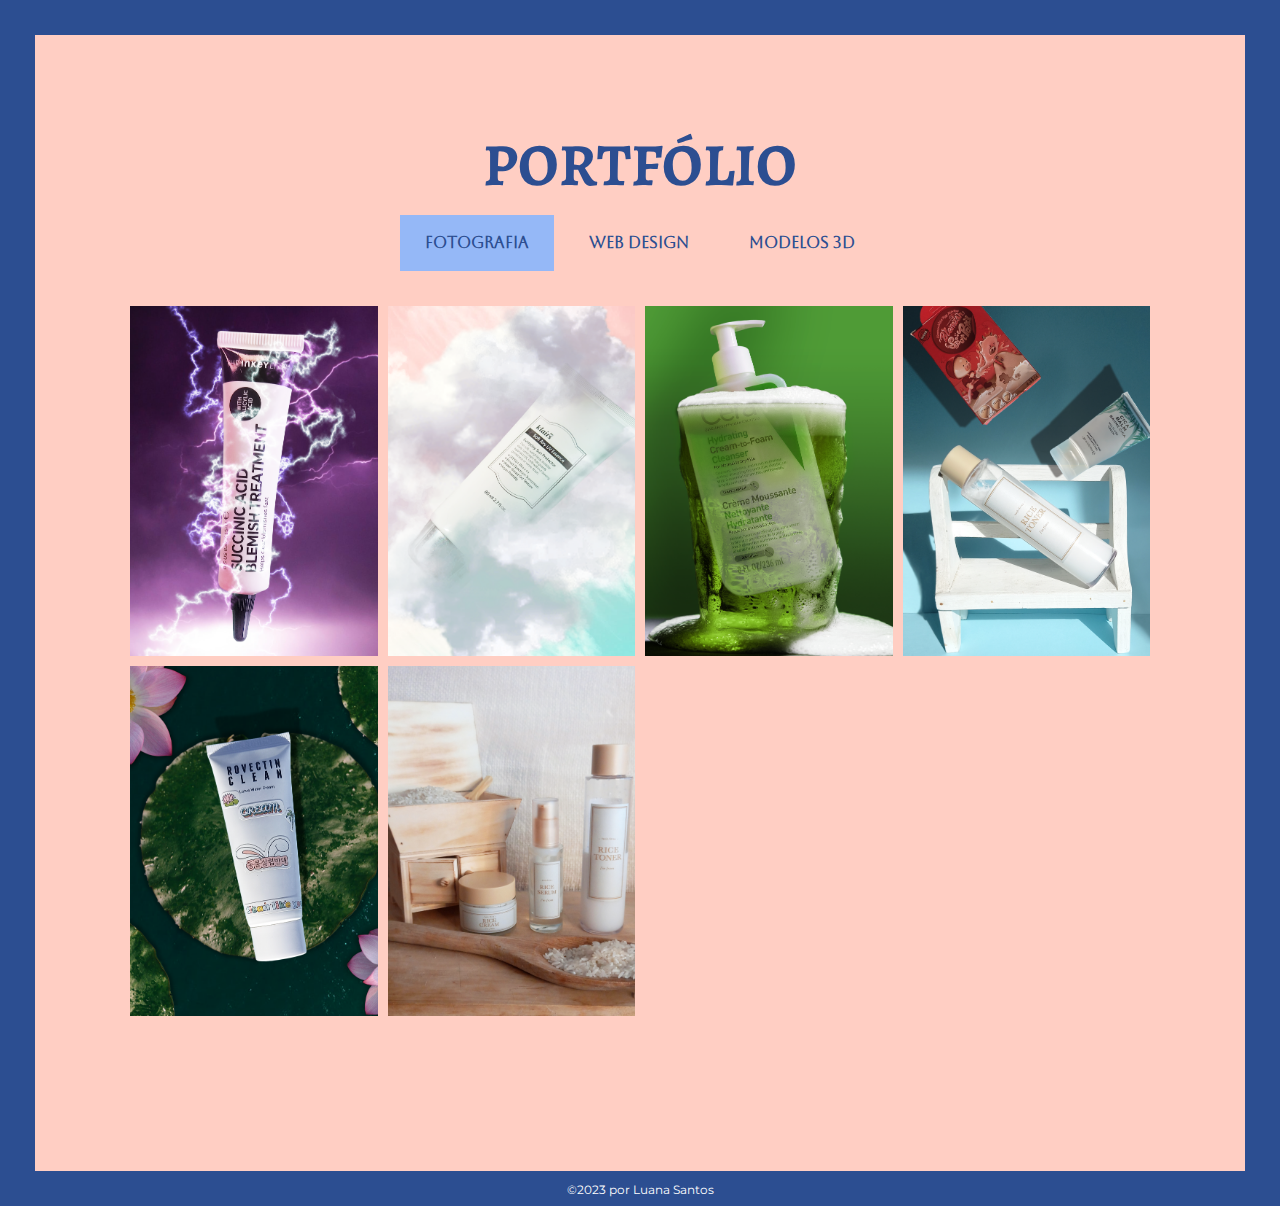
<file: portfolio/index.html>
<!DOCTYPE html>
<html lang="en-US">
<head>
	<meta charset="UTF-8">
		<title>Portfólio &#8211; Luana Santos</title>
<meta name="robots" content="noindex, nofollow">
<link rel="alternate" type="application/rss+xml" title="Luana Santos &raquo; Feed" href="https://luanacsantos.github.io/luana-santos-cv/feed/">
<link rel="alternate" type="application/rss+xml" title="Luana Santos &raquo; Comments Feed" href="https://luanacsantos.github.io/luana-santos-cv/comments/feed/">
<script>
window._wpemojiSettings = {"baseUrl":"https:\/\/s.w.org\/images\/core\/emoji\/14.0.0\/72x72\/","ext":".png","svgUrl":"https:\/\/s.w.org\/images\/core\/emoji\/14.0.0\/svg\/","svgExt":".svg","source":{"concatemoji":"https:\/\/luanacsantos.github.io\/luana-santos-cv\/wp-includes\/js\/wp-emoji-release.min.js?ver=6.2.2"}};
/*! This file is auto-generated */
!function(e,a,t){var n,r,o,i=a.createElement("canvas"),p=i.getContext&&i.getContext("2d");function s(e,t){p.clearRect(0,0,i.width,i.height),p.fillText(e,0,0);e=i.toDataURL();return p.clearRect(0,0,i.width,i.height),p.fillText(t,0,0),e===i.toDataURL()}function c(e){var t=a.createElement("script");t.src=e,t.defer=t.type="text/javascript",a.getElementsByTagName("head")[0].appendChild(t)}for(o=Array("flag","emoji"),t.supports={everything:!0,everythingExceptFlag:!0},r=0;r<o.length;r++)t.supports[o[r]]=function(e){if(p&&p.fillText)switch(p.textBaseline="top",p.font="600 32px Arial",e){case"flag":return s("🏳️‍⚧️","🏳️​⚧️")?!1:!s("🇺🇳","🇺​🇳")&&!s("🏴󠁧󠁢󠁥󠁮󠁧󠁿","🏴​󠁧​󠁢​󠁥​󠁮​󠁧​󠁿");case"emoji":return!s("🫱🏻‍🫲🏿","🫱🏻​🫲🏿")}return!1}(o[r]),t.supports.everything=t.supports.everything&&t.supports[o[r]],"flag"!==o[r]&&(t.supports.everythingExceptFlag=t.supports.everythingExceptFlag&&t.supports[o[r]]);t.supports.everythingExceptFlag=t.supports.everythingExceptFlag&&!t.supports.flag,t.DOMReady=!1,t.readyCallback=function(){t.DOMReady=!0},t.supports.everything||(n=function(){t.readyCallback()},a.addEventListener?(a.addEventListener("DOMContentLoaded",n,!1),e.addEventListener("load",n,!1)):(e.attachEvent("onload",n),a.attachEvent("onreadystatechange",function(){"complete"===a.readyState&&t.readyCallback()})),(e=t.source||{}).concatemoji?c(e.concatemoji):e.wpemoji&&e.twemoji&&(c(e.twemoji),c(e.wpemoji)))}(window,document,window._wpemojiSettings);
</script>
<style>img.wp-smiley,
img.emoji {
	display: inline !important;
	border: none !important;
	box-shadow: none !important;
	height: 1em !important;
	width: 1em !important;
	margin: 0 0.07em !important;
	vertical-align: -0.1em !important;
	background: none !important;
	padding: 0 !important;
}</style>
	<link rel="stylesheet" id="wp-block-library-css" href="https://luanacsantos.github.io/luana-santos-cv/wp-includes/css/dist/block-library/style.min.css?ver=6.2.2" media="all">
<link rel="stylesheet" id="classic-theme-styles-css" href="https://luanacsantos.github.io/luana-santos-cv/wp-includes/css/classic-themes.min.css?ver=6.2.2" media="all">
<style id="global-styles-inline-css">body{--wp--preset--color--black: #000000;--wp--preset--color--cyan-bluish-gray: #abb8c3;--wp--preset--color--white: #ffffff;--wp--preset--color--pale-pink: #f78da7;--wp--preset--color--vivid-red: #cf2e2e;--wp--preset--color--luminous-vivid-orange: #ff6900;--wp--preset--color--luminous-vivid-amber: #fcb900;--wp--preset--color--light-green-cyan: #7bdcb5;--wp--preset--color--vivid-green-cyan: #00d084;--wp--preset--color--pale-cyan-blue: #8ed1fc;--wp--preset--color--vivid-cyan-blue: #0693e3;--wp--preset--color--vivid-purple: #9b51e0;--wp--preset--gradient--vivid-cyan-blue-to-vivid-purple: linear-gradient(135deg,rgba(6,147,227,1) 0%,rgb(155,81,224) 100%);--wp--preset--gradient--light-green-cyan-to-vivid-green-cyan: linear-gradient(135deg,rgb(122,220,180) 0%,rgb(0,208,130) 100%);--wp--preset--gradient--luminous-vivid-amber-to-luminous-vivid-orange: linear-gradient(135deg,rgba(252,185,0,1) 0%,rgba(255,105,0,1) 100%);--wp--preset--gradient--luminous-vivid-orange-to-vivid-red: linear-gradient(135deg,rgba(255,105,0,1) 0%,rgb(207,46,46) 100%);--wp--preset--gradient--very-light-gray-to-cyan-bluish-gray: linear-gradient(135deg,rgb(238,238,238) 0%,rgb(169,184,195) 100%);--wp--preset--gradient--cool-to-warm-spectrum: linear-gradient(135deg,rgb(74,234,220) 0%,rgb(151,120,209) 20%,rgb(207,42,186) 40%,rgb(238,44,130) 60%,rgb(251,105,98) 80%,rgb(254,248,76) 100%);--wp--preset--gradient--blush-light-purple: linear-gradient(135deg,rgb(255,206,236) 0%,rgb(152,150,240) 100%);--wp--preset--gradient--blush-bordeaux: linear-gradient(135deg,rgb(254,205,165) 0%,rgb(254,45,45) 50%,rgb(107,0,62) 100%);--wp--preset--gradient--luminous-dusk: linear-gradient(135deg,rgb(255,203,112) 0%,rgb(199,81,192) 50%,rgb(65,88,208) 100%);--wp--preset--gradient--pale-ocean: linear-gradient(135deg,rgb(255,245,203) 0%,rgb(182,227,212) 50%,rgb(51,167,181) 100%);--wp--preset--gradient--electric-grass: linear-gradient(135deg,rgb(202,248,128) 0%,rgb(113,206,126) 100%);--wp--preset--gradient--midnight: linear-gradient(135deg,rgb(2,3,129) 0%,rgb(40,116,252) 100%);--wp--preset--duotone--dark-grayscale: url('#wp-duotone-dark-grayscale');--wp--preset--duotone--grayscale: url('#wp-duotone-grayscale');--wp--preset--duotone--purple-yellow: url('#wp-duotone-purple-yellow');--wp--preset--duotone--blue-red: url('#wp-duotone-blue-red');--wp--preset--duotone--midnight: url('#wp-duotone-midnight');--wp--preset--duotone--magenta-yellow: url('#wp-duotone-magenta-yellow');--wp--preset--duotone--purple-green: url('#wp-duotone-purple-green');--wp--preset--duotone--blue-orange: url('#wp-duotone-blue-orange');--wp--preset--font-size--small: 13px;--wp--preset--font-size--medium: 20px;--wp--preset--font-size--large: 36px;--wp--preset--font-size--x-large: 42px;--wp--preset--spacing--20: 0.44rem;--wp--preset--spacing--30: 0.67rem;--wp--preset--spacing--40: 1rem;--wp--preset--spacing--50: 1.5rem;--wp--preset--spacing--60: 2.25rem;--wp--preset--spacing--70: 3.38rem;--wp--preset--spacing--80: 5.06rem;--wp--preset--shadow--natural: 6px 6px 9px rgba(0, 0, 0, 0.2);--wp--preset--shadow--deep: 12px 12px 50px rgba(0, 0, 0, 0.4);--wp--preset--shadow--sharp: 6px 6px 0px rgba(0, 0, 0, 0.2);--wp--preset--shadow--outlined: 6px 6px 0px -3px rgba(255, 255, 255, 1), 6px 6px rgba(0, 0, 0, 1);--wp--preset--shadow--crisp: 6px 6px 0px rgba(0, 0, 0, 1);}:where(.is-layout-flex){gap: 0.5em;}body .is-layout-flow > .alignleft{float: left;margin-inline-start: 0;margin-inline-end: 2em;}body .is-layout-flow > .alignright{float: right;margin-inline-start: 2em;margin-inline-end: 0;}body .is-layout-flow > .aligncenter{margin-left: auto !important;margin-right: auto !important;}body .is-layout-constrained > .alignleft{float: left;margin-inline-start: 0;margin-inline-end: 2em;}body .is-layout-constrained > .alignright{float: right;margin-inline-start: 2em;margin-inline-end: 0;}body .is-layout-constrained > .aligncenter{margin-left: auto !important;margin-right: auto !important;}body .is-layout-constrained > :where(:not(.alignleft):not(.alignright):not(.alignfull)){max-width: var(--wp--style--global--content-size);margin-left: auto !important;margin-right: auto !important;}body .is-layout-constrained > .alignwide{max-width: var(--wp--style--global--wide-size);}body .is-layout-flex{display: flex;}body .is-layout-flex{flex-wrap: wrap;align-items: center;}body .is-layout-flex > *{margin: 0;}:where(.wp-block-columns.is-layout-flex){gap: 2em;}.has-black-color{color: var(--wp--preset--color--black) !important;}.has-cyan-bluish-gray-color{color: var(--wp--preset--color--cyan-bluish-gray) !important;}.has-white-color{color: var(--wp--preset--color--white) !important;}.has-pale-pink-color{color: var(--wp--preset--color--pale-pink) !important;}.has-vivid-red-color{color: var(--wp--preset--color--vivid-red) !important;}.has-luminous-vivid-orange-color{color: var(--wp--preset--color--luminous-vivid-orange) !important;}.has-luminous-vivid-amber-color{color: var(--wp--preset--color--luminous-vivid-amber) !important;}.has-light-green-cyan-color{color: var(--wp--preset--color--light-green-cyan) !important;}.has-vivid-green-cyan-color{color: var(--wp--preset--color--vivid-green-cyan) !important;}.has-pale-cyan-blue-color{color: var(--wp--preset--color--pale-cyan-blue) !important;}.has-vivid-cyan-blue-color{color: var(--wp--preset--color--vivid-cyan-blue) !important;}.has-vivid-purple-color{color: var(--wp--preset--color--vivid-purple) !important;}.has-black-background-color{background-color: var(--wp--preset--color--black) !important;}.has-cyan-bluish-gray-background-color{background-color: var(--wp--preset--color--cyan-bluish-gray) !important;}.has-white-background-color{background-color: var(--wp--preset--color--white) !important;}.has-pale-pink-background-color{background-color: var(--wp--preset--color--pale-pink) !important;}.has-vivid-red-background-color{background-color: var(--wp--preset--color--vivid-red) !important;}.has-luminous-vivid-orange-background-color{background-color: var(--wp--preset--color--luminous-vivid-orange) !important;}.has-luminous-vivid-amber-background-color{background-color: var(--wp--preset--color--luminous-vivid-amber) !important;}.has-light-green-cyan-background-color{background-color: var(--wp--preset--color--light-green-cyan) !important;}.has-vivid-green-cyan-background-color{background-color: var(--wp--preset--color--vivid-green-cyan) !important;}.has-pale-cyan-blue-background-color{background-color: var(--wp--preset--color--pale-cyan-blue) !important;}.has-vivid-cyan-blue-background-color{background-color: var(--wp--preset--color--vivid-cyan-blue) !important;}.has-vivid-purple-background-color{background-color: var(--wp--preset--color--vivid-purple) !important;}.has-black-border-color{border-color: var(--wp--preset--color--black) !important;}.has-cyan-bluish-gray-border-color{border-color: var(--wp--preset--color--cyan-bluish-gray) !important;}.has-white-border-color{border-color: var(--wp--preset--color--white) !important;}.has-pale-pink-border-color{border-color: var(--wp--preset--color--pale-pink) !important;}.has-vivid-red-border-color{border-color: var(--wp--preset--color--vivid-red) !important;}.has-luminous-vivid-orange-border-color{border-color: var(--wp--preset--color--luminous-vivid-orange) !important;}.has-luminous-vivid-amber-border-color{border-color: var(--wp--preset--color--luminous-vivid-amber) !important;}.has-light-green-cyan-border-color{border-color: var(--wp--preset--color--light-green-cyan) !important;}.has-vivid-green-cyan-border-color{border-color: var(--wp--preset--color--vivid-green-cyan) !important;}.has-pale-cyan-blue-border-color{border-color: var(--wp--preset--color--pale-cyan-blue) !important;}.has-vivid-cyan-blue-border-color{border-color: var(--wp--preset--color--vivid-cyan-blue) !important;}.has-vivid-purple-border-color{border-color: var(--wp--preset--color--vivid-purple) !important;}.has-vivid-cyan-blue-to-vivid-purple-gradient-background{background: var(--wp--preset--gradient--vivid-cyan-blue-to-vivid-purple) !important;}.has-light-green-cyan-to-vivid-green-cyan-gradient-background{background: var(--wp--preset--gradient--light-green-cyan-to-vivid-green-cyan) !important;}.has-luminous-vivid-amber-to-luminous-vivid-orange-gradient-background{background: var(--wp--preset--gradient--luminous-vivid-amber-to-luminous-vivid-orange) !important;}.has-luminous-vivid-orange-to-vivid-red-gradient-background{background: var(--wp--preset--gradient--luminous-vivid-orange-to-vivid-red) !important;}.has-very-light-gray-to-cyan-bluish-gray-gradient-background{background: var(--wp--preset--gradient--very-light-gray-to-cyan-bluish-gray) !important;}.has-cool-to-warm-spectrum-gradient-background{background: var(--wp--preset--gradient--cool-to-warm-spectrum) !important;}.has-blush-light-purple-gradient-background{background: var(--wp--preset--gradient--blush-light-purple) !important;}.has-blush-bordeaux-gradient-background{background: var(--wp--preset--gradient--blush-bordeaux) !important;}.has-luminous-dusk-gradient-background{background: var(--wp--preset--gradient--luminous-dusk) !important;}.has-pale-ocean-gradient-background{background: var(--wp--preset--gradient--pale-ocean) !important;}.has-electric-grass-gradient-background{background: var(--wp--preset--gradient--electric-grass) !important;}.has-midnight-gradient-background{background: var(--wp--preset--gradient--midnight) !important;}.has-small-font-size{font-size: var(--wp--preset--font-size--small) !important;}.has-medium-font-size{font-size: var(--wp--preset--font-size--medium) !important;}.has-large-font-size{font-size: var(--wp--preset--font-size--large) !important;}.has-x-large-font-size{font-size: var(--wp--preset--font-size--x-large) !important;}
.wp-block-navigation a:where(:not(.wp-element-button)){color: inherit;}
:where(.wp-block-columns.is-layout-flex){gap: 2em;}
.wp-block-pullquote{font-size: 1.5em;line-height: 1.6;}</style>
<link rel="stylesheet" id="hello-elementor-css" href="https://luanacsantos.github.io/luana-santos-cv/wp-content/themes/hello-elementor/style.min.css?ver=2.7.1" media="all">
<link rel="stylesheet" id="hello-elementor-theme-style-css" href="https://luanacsantos.github.io/luana-santos-cv/wp-content/themes/hello-elementor/theme.min.css?ver=2.7.1" media="all">
<link rel="stylesheet" id="elementor-frontend-css" href="https://luanacsantos.github.io/luana-santos-cv/wp-content/plugins/elementor/assets/css/frontend-lite.min.css?ver=3.14.0" media="all">
<link rel="stylesheet" id="elementor-post-5-css" href="https://luanacsantos.github.io/luana-santos-cv/wp-content/uploads/elementor/css/post-5.css?ver=1687184049" media="all">
<link rel="stylesheet" id="elementor-icons-css" href="https://luanacsantos.github.io/luana-santos-cv/wp-content/plugins/elementor/assets/lib/eicons/css/elementor-icons.min.css?ver=5.20.0" media="all">
<link rel="stylesheet" id="swiper-css" href="https://luanacsantos.github.io/luana-santos-cv/wp-content/plugins/elementor/assets/lib/swiper/css/swiper.min.css?ver=5.3.6" media="all">
<link rel="stylesheet" id="elementor-pro-css" href="https://luanacsantos.github.io/luana-santos-cv/wp-content/plugins/pro-elements/assets/css/frontend-lite.min.css?ver=3.13.2" media="all">
<link rel="stylesheet" id="elementor-global-css" href="https://luanacsantos.github.io/luana-santos-cv/wp-content/uploads/elementor/css/global.css?ver=1687184049" media="all">
<link rel="stylesheet" id="elementor-post-88-css" href="https://luanacsantos.github.io/luana-santos-cv/wp-content/uploads/elementor/css/post-88.css?ver=1687184596" media="all">
<link rel="stylesheet" id="google-fonts-1-css" href="https://fonts.googleapis.com/css?family=Roboto%3A100%2C100italic%2C200%2C200italic%2C300%2C300italic%2C400%2C400italic%2C500%2C500italic%2C600%2C600italic%2C700%2C700italic%2C800%2C800italic%2C900%2C900italic%7CRoboto+Slab%3A100%2C100italic%2C200%2C200italic%2C300%2C300italic%2C400%2C400italic%2C500%2C500italic%2C600%2C600italic%2C700%2C700italic%2C800%2C800italic%2C900%2C900italic%7CMontserrat%3A100%2C100italic%2C200%2C200italic%2C300%2C300italic%2C400%2C400italic%2C500%2C500italic%2C600%2C600italic%2C700%2C700italic%2C800%2C800italic%2C900%2C900italic&#038;display=swap&#038;ver=6.2.2" media="all">
<link rel="preconnect" href="https://fonts.gstatic.com/" crossorigin>
<script src="https://luanacsantos.github.io/luana-santos-cv/wp-includes/js/jquery/jquery.min.js?ver=3.6.4" id="jquery-core-js"></script>
<script src="https://luanacsantos.github.io/luana-santos-cv/wp-includes/js/jquery/jquery-migrate.min.js?ver=3.4.0" id="jquery-migrate-js"></script>
<link rel="https://api.w.org/" href="https://luanacsantos.github.io/luana-santos-cv/wp-json/">
<link rel="alternate" type="application/json" href="https://luanacsantos.github.io/luana-santos-cv/wp-json/wp/v2/pages/88">
<link rel="EditURI" type="application/rsd+xml" title="RSD" href="https://luanacsantos.github.io/luana-santos-cv/xmlrpc.php?rsd">
<link rel="wlwmanifest" type="application/wlwmanifest+xml" href="https://luanacsantos.github.io/luana-santos-cv/wp-includes/wlwmanifest.xml">
<meta name="generator" content="WordPress 6.2.2">
<link rel="canonical" href="https://luanacsantos.github.io/luana-santos-cv/portfolio/">
<link rel="shortlink" href="https://luanacsantos.github.io/luana-santos-cv/?p=88">
<link rel="alternate" type="application/json+oembed" href="https://luanacsantos.github.io/luana-santos-cv/wp-json/oembed/1.0/embed?url=https%3A%2F%2Fluanacsantos.github.io%2Fluana-santos-cv%2Fportfolio%2F">
<link rel="alternate" type="text/xml+oembed" href="https://luanacsantos.github.io/luana-santos-cv/wp-json/oembed/1.0/embed?url=https%3A%2F%2Fluanacsantos.github.io%2Fluana-santos-cv%2Fportfolio%2F#038;format=xml">
<meta name="generator" content="Elementor 3.14.0; features: e_dom_optimization, e_optimized_assets_loading, e_optimized_css_loading, a11y_improvements, additional_custom_breakpoints; settings: css_print_method-external, google_font-enabled, font_display-swap">
	<meta name="viewport" content="width=device-width, initial-scale=1.0, viewport-fit=cover">
</head>
<body class="page-template page-template-elementor_canvas page page-id-88 elementor-default elementor-template-canvas elementor-kit-5 elementor-page elementor-page-88">
	<svg xmlns="http://www.w3.org/2000/svg" viewbox="0 0 0 0" width="0" height="0" focusable="false" role="none" style="visibility: hidden; position: absolute; left: -9999px; overflow: hidden;"><defs><filter id="wp-duotone-dark-grayscale"><fecolormatrix color-interpolation-filters="sRGB" type="matrix" values=" .299 .587 .114 0 0 .299 .587 .114 0 0 .299 .587 .114 0 0 .299 .587 .114 0 0 "></fecolormatrix><fecomponenttransfer color-interpolation-filters="sRGB"><fefuncr type="table" tablevalues="0 0.49803921568627"></fefuncr><fefuncg type="table" tablevalues="0 0.49803921568627"></fefuncg><fefuncb type="table" tablevalues="0 0.49803921568627"></fefuncb><fefunca type="table" tablevalues="1 1"></fefunca></fecomponenttransfer><fecomposite in2="SourceGraphic" operator="in"></fecomposite></filter></defs></svg><svg xmlns="http://www.w3.org/2000/svg" viewbox="0 0 0 0" width="0" height="0" focusable="false" role="none" style="visibility: hidden; position: absolute; left: -9999px; overflow: hidden;"><defs><filter id="wp-duotone-grayscale"><fecolormatrix color-interpolation-filters="sRGB" type="matrix" values=" .299 .587 .114 0 0 .299 .587 .114 0 0 .299 .587 .114 0 0 .299 .587 .114 0 0 "></fecolormatrix><fecomponenttransfer color-interpolation-filters="sRGB"><fefuncr type="table" tablevalues="0 1"></fefuncr><fefuncg type="table" tablevalues="0 1"></fefuncg><fefuncb type="table" tablevalues="0 1"></fefuncb><fefunca type="table" tablevalues="1 1"></fefunca></fecomponenttransfer><fecomposite in2="SourceGraphic" operator="in"></fecomposite></filter></defs></svg><svg xmlns="http://www.w3.org/2000/svg" viewbox="0 0 0 0" width="0" height="0" focusable="false" role="none" style="visibility: hidden; position: absolute; left: -9999px; overflow: hidden;"><defs><filter id="wp-duotone-purple-yellow"><fecolormatrix color-interpolation-filters="sRGB" type="matrix" values=" .299 .587 .114 0 0 .299 .587 .114 0 0 .299 .587 .114 0 0 .299 .587 .114 0 0 "></fecolormatrix><fecomponenttransfer color-interpolation-filters="sRGB"><fefuncr type="table" tablevalues="0.54901960784314 0.98823529411765"></fefuncr><fefuncg type="table" tablevalues="0 1"></fefuncg><fefuncb type="table" tablevalues="0.71764705882353 0.25490196078431"></fefuncb><fefunca type="table" tablevalues="1 1"></fefunca></fecomponenttransfer><fecomposite in2="SourceGraphic" operator="in"></fecomposite></filter></defs></svg><svg xmlns="http://www.w3.org/2000/svg" viewbox="0 0 0 0" width="0" height="0" focusable="false" role="none" style="visibility: hidden; position: absolute; left: -9999px; overflow: hidden;"><defs><filter id="wp-duotone-blue-red"><fecolormatrix color-interpolation-filters="sRGB" type="matrix" values=" .299 .587 .114 0 0 .299 .587 .114 0 0 .299 .587 .114 0 0 .299 .587 .114 0 0 "></fecolormatrix><fecomponenttransfer color-interpolation-filters="sRGB"><fefuncr type="table" tablevalues="0 1"></fefuncr><fefuncg type="table" tablevalues="0 0.27843137254902"></fefuncg><fefuncb type="table" tablevalues="0.5921568627451 0.27843137254902"></fefuncb><fefunca type="table" tablevalues="1 1"></fefunca></fecomponenttransfer><fecomposite in2="SourceGraphic" operator="in"></fecomposite></filter></defs></svg><svg xmlns="http://www.w3.org/2000/svg" viewbox="0 0 0 0" width="0" height="0" focusable="false" role="none" style="visibility: hidden; position: absolute; left: -9999px; overflow: hidden;"><defs><filter id="wp-duotone-midnight"><fecolormatrix color-interpolation-filters="sRGB" type="matrix" values=" .299 .587 .114 0 0 .299 .587 .114 0 0 .299 .587 .114 0 0 .299 .587 .114 0 0 "></fecolormatrix><fecomponenttransfer color-interpolation-filters="sRGB"><fefuncr type="table" tablevalues="0 0"></fefuncr><fefuncg type="table" tablevalues="0 0.64705882352941"></fefuncg><fefuncb type="table" tablevalues="0 1"></fefuncb><fefunca type="table" tablevalues="1 1"></fefunca></fecomponenttransfer><fecomposite in2="SourceGraphic" operator="in"></fecomposite></filter></defs></svg><svg xmlns="http://www.w3.org/2000/svg" viewbox="0 0 0 0" width="0" height="0" focusable="false" role="none" style="visibility: hidden; position: absolute; left: -9999px; overflow: hidden;"><defs><filter id="wp-duotone-magenta-yellow"><fecolormatrix color-interpolation-filters="sRGB" type="matrix" values=" .299 .587 .114 0 0 .299 .587 .114 0 0 .299 .587 .114 0 0 .299 .587 .114 0 0 "></fecolormatrix><fecomponenttransfer color-interpolation-filters="sRGB"><fefuncr type="table" tablevalues="0.78039215686275 1"></fefuncr><fefuncg type="table" tablevalues="0 0.94901960784314"></fefuncg><fefuncb type="table" tablevalues="0.35294117647059 0.47058823529412"></fefuncb><fefunca type="table" tablevalues="1 1"></fefunca></fecomponenttransfer><fecomposite in2="SourceGraphic" operator="in"></fecomposite></filter></defs></svg><svg xmlns="http://www.w3.org/2000/svg" viewbox="0 0 0 0" width="0" height="0" focusable="false" role="none" style="visibility: hidden; position: absolute; left: -9999px; overflow: hidden;"><defs><filter id="wp-duotone-purple-green"><fecolormatrix color-interpolation-filters="sRGB" type="matrix" values=" .299 .587 .114 0 0 .299 .587 .114 0 0 .299 .587 .114 0 0 .299 .587 .114 0 0 "></fecolormatrix><fecomponenttransfer color-interpolation-filters="sRGB"><fefuncr type="table" tablevalues="0.65098039215686 0.40392156862745"></fefuncr><fefuncg type="table" tablevalues="0 1"></fefuncg><fefuncb type="table" tablevalues="0.44705882352941 0.4"></fefuncb><fefunca type="table" tablevalues="1 1"></fefunca></fecomponenttransfer><fecomposite in2="SourceGraphic" operator="in"></fecomposite></filter></defs></svg><svg xmlns="http://www.w3.org/2000/svg" viewbox="0 0 0 0" width="0" height="0" focusable="false" role="none" style="visibility: hidden; position: absolute; left: -9999px; overflow: hidden;"><defs><filter id="wp-duotone-blue-orange"><fecolormatrix color-interpolation-filters="sRGB" type="matrix" values=" .299 .587 .114 0 0 .299 .587 .114 0 0 .299 .587 .114 0 0 .299 .587 .114 0 0 "></fecolormatrix><fecomponenttransfer color-interpolation-filters="sRGB"><fefuncr type="table" tablevalues="0.098039215686275 1"></fefuncr><fefuncg type="table" tablevalues="0 0.66274509803922"></fefuncg><fefuncb type="table" tablevalues="0.84705882352941 0.41960784313725"></fefuncb><fefunca type="table" tablevalues="1 1"></fefunca></fecomponenttransfer><fecomposite in2="SourceGraphic" operator="in"></fecomposite></filter></defs></svg>		<div data-elementor-type="wp-page" data-elementor-id="88" class="elementor elementor-88">
									<section class="elementor-section elementor-top-section elementor-element elementor-element-ffc1ec3 elementor-section-full_width elementor-section-height-default elementor-section-height-default" data-id="ffc1ec3" data-element_type="section">
						<div class="elementor-container elementor-column-gap-default">
					<div class="elementor-column elementor-col-100 elementor-top-column elementor-element elementor-element-a08b9f0" data-id="a08b9f0" data-element_type="column">
			<div class="elementor-widget-wrap elementor-element-populated">
								<div class="elementor-element elementor-element-ea65ad6 elementor-widget elementor-widget-heading" data-id="ea65ad6" data-element_type="widget" data-widget_type="heading.default">
				<div class="elementor-widget-container">
			<style>/*! elementor - v3.14.0 - 18-06-2023 */
.elementor-heading-title{padding:0;margin:0;line-height:1}.elementor-widget-heading .elementor-heading-title[class*=elementor-size-]>a{color:inherit;font-size:inherit;line-height:inherit}.elementor-widget-heading .elementor-heading-title.elementor-size-small{font-size:15px}.elementor-widget-heading .elementor-heading-title.elementor-size-medium{font-size:19px}.elementor-widget-heading .elementor-heading-title.elementor-size-large{font-size:29px}.elementor-widget-heading .elementor-heading-title.elementor-size-xl{font-size:39px}.elementor-widget-heading .elementor-heading-title.elementor-size-xxl{font-size:59px}</style>
<h2 class="elementor-heading-title elementor-size-default">Portfólio</h2>		</div>
				</div>
				<div class="elementor-element elementor-element-7939edd elementor-tabs-alignment-center elementor-tabs-view-horizontal elementor-widget elementor-widget-tabs" data-id="7939edd" data-element_type="widget" data-widget_type="tabs.default">
				<div class="elementor-widget-container">
			<style>/*! elementor - v3.14.0 - 18-06-2023 */
.elementor-widget-tabs.elementor-tabs-view-vertical .elementor-tabs-wrapper{width:25%;flex-shrink:0}.elementor-widget-tabs.elementor-tabs-view-vertical .elementor-tab-desktop-title.elementor-active{border-right-style:none}.elementor-widget-tabs.elementor-tabs-view-vertical .elementor-tab-desktop-title.elementor-active:after,.elementor-widget-tabs.elementor-tabs-view-vertical .elementor-tab-desktop-title.elementor-active:before{height:999em;width:0;right:0;border-right-style:solid}.elementor-widget-tabs.elementor-tabs-view-vertical .elementor-tab-desktop-title.elementor-active:before{top:0;transform:translateY(-100%)}.elementor-widget-tabs.elementor-tabs-view-vertical .elementor-tab-desktop-title.elementor-active:after{top:100%}.elementor-widget-tabs.elementor-tabs-view-horizontal .elementor-tab-desktop-title{display:table-cell}.elementor-widget-tabs.elementor-tabs-view-horizontal .elementor-tab-desktop-title.elementor-active{border-bottom-style:none}.elementor-widget-tabs.elementor-tabs-view-horizontal .elementor-tab-desktop-title.elementor-active:after,.elementor-widget-tabs.elementor-tabs-view-horizontal .elementor-tab-desktop-title.elementor-active:before{bottom:0;height:0;width:999em;border-bottom-style:solid}.elementor-widget-tabs.elementor-tabs-view-horizontal .elementor-tab-desktop-title.elementor-active:before{right:100%}.elementor-widget-tabs.elementor-tabs-view-horizontal .elementor-tab-desktop-title.elementor-active:after{left:100%}.elementor-widget-tabs .elementor-tab-content,.elementor-widget-tabs .elementor-tab-title,.elementor-widget-tabs .elementor-tab-title:after,.elementor-widget-tabs .elementor-tab-title:before,.elementor-widget-tabs .elementor-tabs-content-wrapper{border:1px #d5d8dc}.elementor-widget-tabs .elementor-tabs{text-align:left}.elementor-widget-tabs .elementor-tabs-wrapper{overflow:hidden}.elementor-widget-tabs .elementor-tab-title{cursor:pointer;outline:var(--focus-outline,none)}.elementor-widget-tabs .elementor-tab-desktop-title{position:relative;padding:20px 25px;font-weight:700;line-height:1;border:solid transparent}.elementor-widget-tabs .elementor-tab-desktop-title.elementor-active{border-color:#d5d8dc}.elementor-widget-tabs .elementor-tab-desktop-title.elementor-active:after,.elementor-widget-tabs .elementor-tab-desktop-title.elementor-active:before{display:block;content:"";position:absolute}.elementor-widget-tabs .elementor-tab-desktop-title:focus-visible{border:1px solid #000}.elementor-widget-tabs .elementor-tab-mobile-title{padding:10px;cursor:pointer}.elementor-widget-tabs .elementor-tab-content{padding:20px;display:none}@media (max-width:767px){.elementor-tabs .elementor-tab-content,.elementor-tabs .elementor-tab-title{border-style:solid solid none}.elementor-tabs .elementor-tabs-wrapper{display:none}.elementor-tabs .elementor-tabs-content-wrapper{border-bottom-style:solid}.elementor-tabs .elementor-tab-content{padding:10px}}@media (min-width:768px){.elementor-widget-tabs.elementor-tabs-view-vertical .elementor-tabs{display:flex}.elementor-widget-tabs.elementor-tabs-view-vertical .elementor-tabs-wrapper{flex-direction:column}.elementor-widget-tabs.elementor-tabs-view-vertical .elementor-tabs-content-wrapper{flex-grow:1;border-style:solid solid solid none}.elementor-widget-tabs.elementor-tabs-view-horizontal .elementor-tab-content{border-style:none solid solid}.elementor-widget-tabs.elementor-tabs-alignment-center .elementor-tabs-wrapper,.elementor-widget-tabs.elementor-tabs-alignment-end .elementor-tabs-wrapper,.elementor-widget-tabs.elementor-tabs-alignment-stretch .elementor-tabs-wrapper{display:flex}.elementor-widget-tabs.elementor-tabs-alignment-center .elementor-tabs-wrapper{justify-content:center}.elementor-widget-tabs.elementor-tabs-alignment-end .elementor-tabs-wrapper{justify-content:flex-end}.elementor-widget-tabs.elementor-tabs-alignment-stretch.elementor-tabs-view-horizontal .elementor-tab-title{width:100%}.elementor-widget-tabs.elementor-tabs-alignment-stretch.elementor-tabs-view-vertical .elementor-tab-title{height:100%}.elementor-tabs .elementor-tab-mobile-title{display:none}}</style>		<div class="elementor-tabs">
			<div class="elementor-tabs-wrapper" role="tablist">
									<div id="elementor-tab-title-1271" class="elementor-tab-title elementor-tab-desktop-title" aria-selected="true" data-tab="1" role="tab" tabindex="0" aria-controls="elementor-tab-content-1271" aria-expanded="false">Fotografia</div>
									<div id="elementor-tab-title-1272" class="elementor-tab-title elementor-tab-desktop-title" aria-selected="false" data-tab="2" role="tab" tabindex="-1" aria-controls="elementor-tab-content-1272" aria-expanded="false">Web Design</div>
									<div id="elementor-tab-title-1273" class="elementor-tab-title elementor-tab-desktop-title" aria-selected="false" data-tab="3" role="tab" tabindex="-1" aria-controls="elementor-tab-content-1273" aria-expanded="false">Modelos 3D</div>
							</div>
			<div class="elementor-tabs-content-wrapper" role="tablist" aria-orientation="vertical">
									<div class="elementor-tab-title elementor-tab-mobile-title" aria-selected="true" data-tab="1" role="tab" tabindex="0" aria-controls="elementor-tab-content-1271" aria-expanded="false">Fotografia</div>
					<div id="elementor-tab-content-1271" class="elementor-tab-content elementor-clearfix" data-tab="1" role="tabpanel" aria-labelledby="elementor-tab-title-1271" tabindex="0" hidden="false">		<div data-elementor-type="section" data-elementor-id="316" class="elementor elementor-316">
								<section class="elementor-section elementor-top-section elementor-element elementor-element-bf31ac1 elementor-section-full_width elementor-section-height-default elementor-section-height-default" data-id="bf31ac1" data-element_type="section">
						<div class="elementor-container elementor-column-gap-default">
					<div class="elementor-column elementor-col-100 elementor-top-column elementor-element elementor-element-145f6b6" data-id="145f6b6" data-element_type="column">
			<div class="elementor-widget-wrap elementor-element-populated">
								<section class="elementor-section elementor-inner-section elementor-element elementor-element-b903fcf elementor-section-full_width elementor-section-height-default elementor-section-height-default" data-id="b903fcf" data-element_type="section">
						<div class="elementor-container elementor-column-gap-default">
					<div class="elementor-column elementor-col-25 elementor-inner-column elementor-element elementor-element-034c58c" data-id="034c58c" data-element_type="column">
			<div class="elementor-widget-wrap elementor-element-populated">
								<div class="elementor-element elementor-element-3e64fde elementor-cta--skin-cover elementor-animated-content elementor-widget elementor-widget-call-to-action" data-id="3e64fde" data-element_type="widget" data-widget_type="call-to-action.default">
				<div class="elementor-widget-container">
			<link rel="stylesheet" href="https://luanacsantos.github.io/luana-santos-cv/wp-content/plugins/pro-elements/assets/css/widget-call-to-action.min.css">		<a class="elementor-cta" href="#elementor-action%3Aaction%3Dlightbox%26settings%[base64]%3D">
					<div class="elementor-cta__bg-wrapper">
				<div class="elementor-cta__bg elementor-bg" style="background-image: url(https://luanacsantos.github.io/luana-santos-cv/wp-content/uploads/2023/03/Product-Photography-Lightning.png);" role="img" aria-label="Fotografia de Produto Conceitual - Tempestade"></div>
				<div class="elementor-cta__bg-overlay"></div>
			</div>
							<div class="elementor-cta__content">
				
				<h2 class="elementor-cta__title elementor-cta__content-item elementor-content-item elementor-animated-item--grow">Fotografia de Produto Conceitual &#8211; Tempestade</h2>
									<div class="elementor-cta__description elementor-cta__content-item elementor-content-item elementor-animated-item--grow">
						Composição de fotografia criada no Photoshop.					</div>
				
							</div>
						</a>
				</div>
				</div>
					</div>
		</div>
				<div class="elementor-column elementor-col-25 elementor-inner-column elementor-element elementor-element-498db40" data-id="498db40" data-element_type="column">
			<div class="elementor-widget-wrap elementor-element-populated">
								<div class="elementor-element elementor-element-0b2fe5f elementor-cta--skin-cover elementor-animated-content elementor-widget elementor-widget-call-to-action" data-id="0b2fe5f" data-element_type="widget" data-widget_type="call-to-action.default">
				<div class="elementor-widget-container">
					<a class="elementor-cta" href="#elementor-action%3Aaction%3Dlightbox%26settings%[base64]">
					<div class="elementor-cta__bg-wrapper">
				<div class="elementor-cta__bg elementor-bg" style="background-image: url(https://luanacsantos.github.io/luana-santos-cv/wp-content/uploads/2023/03/Concept-Product-Photography-Clouds.png);" role="img" aria-label="Fotografia de Produto Conceitual - Nuvens"></div>
				<div class="elementor-cta__bg-overlay"></div>
			</div>
							<div class="elementor-cta__content">
				
				<h2 class="elementor-cta__title elementor-cta__content-item elementor-content-item elementor-animated-item--grow">Fotografia de Produto Conceitual &#8211; Nuvens</h2>
									<div class="elementor-cta__description elementor-cta__content-item elementor-content-item elementor-animated-item--grow">
						Composição de fotografia criada no Photoshop.					</div>
				
							</div>
						</a>
				</div>
				</div>
					</div>
		</div>
				<div class="elementor-column elementor-col-25 elementor-inner-column elementor-element elementor-element-cb40317" data-id="cb40317" data-element_type="column">
			<div class="elementor-widget-wrap elementor-element-populated">
								<div class="elementor-element elementor-element-3524b43 elementor-cta--skin-cover elementor-animated-content elementor-widget elementor-widget-call-to-action" data-id="3524b43" data-element_type="widget" data-widget_type="call-to-action.default">
				<div class="elementor-widget-container">
					<a class="elementor-cta" href="#elementor-action%3Aaction%3Dlightbox%26settings%[base64]%3D%3D">
					<div class="elementor-cta__bg-wrapper">
				<div class="elementor-cta__bg elementor-bg" style="background-image: url(https://luanacsantos.github.io/luana-santos-cv/wp-content/uploads/2023/03/Concept-Product-Photography-Foam.png);" role="img" aria-label="Fotografia de Produto Conceitual - Espuma"></div>
				<div class="elementor-cta__bg-overlay"></div>
			</div>
							<div class="elementor-cta__content">
				
				<h2 class="elementor-cta__title elementor-cta__content-item elementor-content-item elementor-animated-item--grow">Fotografia de Produto Conceitual &#8211; Espuma</h2>
									<div class="elementor-cta__description elementor-cta__content-item elementor-content-item elementor-animated-item--grow">
						Composição de fotografia criada no Photoshop.					</div>
				
							</div>
						</a>
				</div>
				</div>
					</div>
		</div>
				<div class="elementor-column elementor-col-25 elementor-inner-column elementor-element elementor-element-bb43caf" data-id="bb43caf" data-element_type="column">
			<div class="elementor-widget-wrap elementor-element-populated">
								<div class="elementor-element elementor-element-843b5a9 elementor-cta--skin-cover elementor-animated-content elementor-widget elementor-widget-call-to-action" data-id="843b5a9" data-element_type="widget" data-widget_type="call-to-action.default">
				<div class="elementor-widget-container">
					<a class="elementor-cta" href="#elementor-action%3Aaction%3Dlightbox%26settings%[base64]%3D">
					<div class="elementor-cta__bg-wrapper">
				<div class="elementor-cta__bg elementor-bg" style="background-image: url(https://luanacsantos.github.io/luana-santos-cv/wp-content/uploads/2023/03/Product-Photography-Composition.png);" role="img" aria-label="Fotografia de Produto Conceitual - Queda"></div>
				<div class="elementor-cta__bg-overlay"></div>
			</div>
							<div class="elementor-cta__content">
				
				<h2 class="elementor-cta__title elementor-cta__content-item elementor-content-item elementor-animated-item--grow">Fotografia de Produto Conceitual &#8211; Queda</h2>
									<div class="elementor-cta__description elementor-cta__content-item elementor-content-item elementor-animated-item--grow">
						Composição de fotografia criada no Photoshop.					</div>
				
							</div>
						</a>
				</div>
				</div>
					</div>
		</div>
							</div>
		</section>
				<section class="elementor-section elementor-inner-section elementor-element elementor-element-114d5af elementor-section-full_width elementor-section-height-default elementor-section-height-default" data-id="114d5af" data-element_type="section">
						<div class="elementor-container elementor-column-gap-default">
					<div class="elementor-column elementor-col-25 elementor-inner-column elementor-element elementor-element-ae08a03" data-id="ae08a03" data-element_type="column">
			<div class="elementor-widget-wrap elementor-element-populated">
								<div class="elementor-element elementor-element-a59b1e3 elementor-cta--skin-cover elementor-animated-content elementor-widget elementor-widget-call-to-action" data-id="a59b1e3" data-element_type="widget" data-widget_type="call-to-action.default">
				<div class="elementor-widget-container">
					<a class="elementor-cta" href="#elementor-action%3Aaction%3Dlightbox%26settings%[base64]">
					<div class="elementor-cta__bg-wrapper">
				<div class="elementor-cta__bg elementor-bg" style="background-image: url(https://luanacsantos.github.io/luana-santos-cv/wp-content/uploads/2023/03/Product-Photography-Lake.png);" role="img" aria-label="Fotografia de Produto Conceitual - Lago"></div>
				<div class="elementor-cta__bg-overlay"></div>
			</div>
							<div class="elementor-cta__content">
				
				<h2 class="elementor-cta__title elementor-cta__content-item elementor-content-item elementor-animated-item--grow">Fotografia de Produto Conceitual &#8211; Lago</h2>
									<div class="elementor-cta__description elementor-cta__content-item elementor-content-item elementor-animated-item--grow">
						Composição de fotografia criada no Photoshop.					</div>
				
							</div>
						</a>
				</div>
				</div>
					</div>
		</div>
				<div class="elementor-column elementor-col-25 elementor-inner-column elementor-element elementor-element-a73cf95" data-id="a73cf95" data-element_type="column">
			<div class="elementor-widget-wrap elementor-element-populated">
								<div class="elementor-element elementor-element-a437054 elementor-cta--skin-cover elementor-animated-content elementor-widget elementor-widget-call-to-action" data-id="a437054" data-element_type="widget" data-widget_type="call-to-action.default">
				<div class="elementor-widget-container">
					<a class="elementor-cta" href="#elementor-action%3Aaction%3Dlightbox%26settings%[base64]">
					<div class="elementor-cta__bg-wrapper">
				<div class="elementor-cta__bg elementor-bg" style="background-image: url(https://luanacsantos.github.io/luana-santos-cv/wp-content/uploads/2023/03/Product-Photography-Rice.png);" role="img" aria-label="Fotografia de Produto Conceitual - Arroz"></div>
				<div class="elementor-cta__bg-overlay"></div>
			</div>
							<div class="elementor-cta__content">
				
				<h2 class="elementor-cta__title elementor-cta__content-item elementor-content-item elementor-animated-item--grow">Fotografia de Produto Conceitual &#8211; Arroz</h2>
									<div class="elementor-cta__description elementor-cta__content-item elementor-content-item elementor-animated-item--grow">
						Edição de fotografia no Photoshop, com adição de texturas.					</div>
				
							</div>
						</a>
				</div>
				</div>
					</div>
		</div>
				<div class="elementor-column elementor-col-25 elementor-inner-column elementor-element elementor-element-6f49d2d" data-id="6f49d2d" data-element_type="column">
			<div class="elementor-widget-wrap">
									</div>
		</div>
				<div class="elementor-column elementor-col-25 elementor-inner-column elementor-element elementor-element-0332c75" data-id="0332c75" data-element_type="column">
			<div class="elementor-widget-wrap">
									</div>
		</div>
							</div>
		</section>
					</div>
		</div>
							</div>
		</section>
						</div>
		</div>
									<div class="elementor-tab-title elementor-tab-mobile-title" aria-selected="false" data-tab="2" role="tab" tabindex="-1" aria-controls="elementor-tab-content-1272" aria-expanded="false">Web Design</div>
					<div id="elementor-tab-content-1272" class="elementor-tab-content elementor-clearfix" data-tab="2" role="tabpanel" aria-labelledby="elementor-tab-title-1272" tabindex="0" hidden="hidden">		<div data-elementor-type="section" data-elementor-id="408" class="elementor elementor-408">
								<section class="elementor-section elementor-top-section elementor-element elementor-element-76fcafb elementor-section-full_width elementor-section-height-default elementor-section-height-default" data-id="76fcafb" data-element_type="section">
						<div class="elementor-container elementor-column-gap-default">
					<div class="elementor-column elementor-col-100 elementor-top-column elementor-element elementor-element-01a782b" data-id="01a782b" data-element_type="column">
			<div class="elementor-widget-wrap elementor-element-populated">
								<section class="elementor-section elementor-inner-section elementor-element elementor-element-c5d2fd6 elementor-section-full_width elementor-section-height-default elementor-section-height-default" data-id="c5d2fd6" data-element_type="section">
						<div class="elementor-container elementor-column-gap-default">
					<div class="elementor-column elementor-col-25 elementor-inner-column elementor-element elementor-element-df84ca3" data-id="df84ca3" data-element_type="column">
			<div class="elementor-widget-wrap elementor-element-populated">
								<div class="elementor-element elementor-element-4eee8ca elementor-cta--skin-cover elementor-animated-content elementor-widget elementor-widget-call-to-action" data-id="4eee8ca" data-element_type="widget" data-widget_type="call-to-action.default">
				<div class="elementor-widget-container">
					<a class="elementor-cta" href="#elementor-action%3Aaction%3Dlightbox%26settings%[base64]">
					<div class="elementor-cta__bg-wrapper">
				<div class="elementor-cta__bg elementor-bg" style="background-image: url(https://luanacsantos.github.io/luana-santos-cv/wp-content/uploads/2023/03/Shopping-NorteSul-Website.gif);" role="img" aria-label="Shopping NorteSul - Website"></div>
				<div class="elementor-cta__bg-overlay"></div>
			</div>
							<div class="elementor-cta__content">
				
				<h2 class="elementor-cta__title elementor-cta__content-item elementor-content-item elementor-animated-item--grow">Shopping NorteSul &#8211; Website</h2>
									<div class="elementor-cta__description elementor-cta__content-item elementor-content-item elementor-animated-item--grow">
						Design e desenvolvimento em WordPress do website  do Shopping NorteSul em Leiria. &#8211; https://www.shoppingnortesul.com/					</div>
				
							</div>
						</a>
				</div>
				</div>
					</div>
		</div>
				<div class="elementor-column elementor-col-25 elementor-inner-column elementor-element elementor-element-c19b30a" data-id="c19b30a" data-element_type="column">
			<div class="elementor-widget-wrap elementor-element-populated">
								<div class="elementor-element elementor-element-3a34f56 elementor-cta--skin-cover elementor-animated-content elementor-widget elementor-widget-call-to-action" data-id="3a34f56" data-element_type="widget" data-widget_type="call-to-action.default">
				<div class="elementor-widget-container">
					<a class="elementor-cta" href="#elementor-action%3Aaction%3Dlightbox%26settings%[base64]">
					<div class="elementor-cta__bg-wrapper">
				<div class="elementor-cta__bg elementor-bg" style="background-image: url(https://luanacsantos.github.io/luana-santos-cv/wp-content/uploads/2023/03/Ecofap-Landing-Page.gif);" role="img" aria-label="Ecofap - Landing Page"></div>
				<div class="elementor-cta__bg-overlay"></div>
			</div>
							<div class="elementor-cta__content">
				
				<h2 class="elementor-cta__title elementor-cta__content-item elementor-content-item elementor-animated-item--grow">Ecofap &#8211; Landing Page</h2>
									<div class="elementor-cta__description elementor-cta__content-item elementor-content-item elementor-animated-item--grow">
						Design e desenvolvimento em WordPress da Landing Page da Ecofap &#8211; https://ecofap.pt/					</div>
				
							</div>
						</a>
				</div>
				</div>
					</div>
		</div>
				<div class="elementor-column elementor-col-25 elementor-inner-column elementor-element elementor-element-da96924" data-id="da96924" data-element_type="column">
			<div class="elementor-widget-wrap elementor-element-populated">
								<div class="elementor-element elementor-element-d487f26 elementor-cta--skin-cover elementor-animated-content elementor-widget elementor-widget-call-to-action" data-id="d487f26" data-element_type="widget" data-widget_type="call-to-action.default">
				<div class="elementor-widget-container">
					<a class="elementor-cta" href="#elementor-action%3Aaction%3Dlightbox%26settings%[base64]%3D%3D">
					<div class="elementor-cta__bg-wrapper">
				<div class="elementor-cta__bg elementor-bg" style="background-image: url(https://luanacsantos.github.io/luana-santos-cv/wp-content/uploads/2023/03/Ferro-em-Brasa-Website.gif);" role="img" aria-label="Ferro em Brasa - Website"></div>
				<div class="elementor-cta__bg-overlay"></div>
			</div>
							<div class="elementor-cta__content">
				
				<h2 class="elementor-cta__title elementor-cta__content-item elementor-content-item elementor-animated-item--grow">Ferro em Brasa &#8211; Website</h2>
									<div class="elementor-cta__description elementor-cta__content-item elementor-content-item elementor-animated-item--grow">
						Design e desenvolvimento em WordPress do Website do Restaurante Ferro em Brasa em Leiria &#8211; https://ferroembrasa.pt/					</div>
				
							</div>
						</a>
				</div>
				</div>
					</div>
		</div>
				<div class="elementor-column elementor-col-25 elementor-inner-column elementor-element elementor-element-ed9653c" data-id="ed9653c" data-element_type="column">
			<div class="elementor-widget-wrap">
									</div>
		</div>
							</div>
		</section>
					</div>
		</div>
							</div>
		</section>
						</div>
		</div>
									<div class="elementor-tab-title elementor-tab-mobile-title" aria-selected="false" data-tab="3" role="tab" tabindex="-1" aria-controls="elementor-tab-content-1273" aria-expanded="false">Modelos 3D</div>
					<div id="elementor-tab-content-1273" class="elementor-tab-content elementor-clearfix" data-tab="3" role="tabpanel" aria-labelledby="elementor-tab-title-1273" tabindex="0" hidden="hidden">		<div data-elementor-type="section" data-elementor-id="414" class="elementor elementor-414">
								<section class="elementor-section elementor-top-section elementor-element elementor-element-6f7b207 elementor-section-full_width elementor-section-height-default elementor-section-height-default" data-id="6f7b207" data-element_type="section">
						<div class="elementor-container elementor-column-gap-default">
					<div class="elementor-column elementor-col-100 elementor-top-column elementor-element elementor-element-e5df0e3" data-id="e5df0e3" data-element_type="column">
			<div class="elementor-widget-wrap elementor-element-populated">
								<section class="elementor-section elementor-inner-section elementor-element elementor-element-6f6c23c elementor-section-full_width elementor-section-height-default elementor-section-height-default" data-id="6f6c23c" data-element_type="section">
						<div class="elementor-container elementor-column-gap-default">
					<div class="elementor-column elementor-col-25 elementor-inner-column elementor-element elementor-element-951e243" data-id="951e243" data-element_type="column">
			<div class="elementor-widget-wrap elementor-element-populated">
								<div class="elementor-element elementor-element-ede2c02 elementor-cta--skin-cover elementor-animated-content elementor-widget elementor-widget-call-to-action" data-id="ede2c02" data-element_type="widget" data-widget_type="call-to-action.default">
				<div class="elementor-widget-container">
					<a class="elementor-cta" href="#elementor-action%3Aaction%3Dlightbox%26settings%[base64]%3D">
					<div class="elementor-cta__bg-wrapper">
				<div class="elementor-cta__bg elementor-bg" style="background-image: url(https://luanacsantos.github.io/luana-santos-cv/wp-content/uploads/2023/03/Gif.gif);" role="img" aria-label="Modelo 3D - Sonic Screwdriver"></div>
				<div class="elementor-cta__bg-overlay"></div>
			</div>
							<div class="elementor-cta__content">
				
				<h2 class="elementor-cta__title elementor-cta__content-item elementor-content-item elementor-animated-item--grow">Modelo 3D &#8211; Sonic Screwdriver</h2>
									<div class="elementor-cta__description elementor-cta__content-item elementor-content-item elementor-animated-item--grow">
						Modelação feita em Blender.					</div>
				
							</div>
						</a>
				</div>
				</div>
					</div>
		</div>
				<div class="elementor-column elementor-col-25 elementor-inner-column elementor-element elementor-element-def9234" data-id="def9234" data-element_type="column">
			<div class="elementor-widget-wrap elementor-element-populated">
								<div class="elementor-element elementor-element-a921e93 elementor-cta--skin-cover elementor-animated-content elementor-widget elementor-widget-call-to-action" data-id="a921e93" data-element_type="widget" data-widget_type="call-to-action.default">
				<div class="elementor-widget-container">
					<a class="elementor-cta" href="#elementor-action%3Aaction%3Dlightbox%26settings%[base64]%3D%3D">
					<div class="elementor-cta__bg-wrapper">
				<div class="elementor-cta__bg elementor-bg" style="background-image: url(https://luanacsantos.github.io/luana-santos-cv/wp-content/uploads/2023/03/Halloween-2020.jpg);" role="img" aria-label="Modelo 3D - Halloween 2020"></div>
				<div class="elementor-cta__bg-overlay"></div>
			</div>
							<div class="elementor-cta__content">
				
				<h2 class="elementor-cta__title elementor-cta__content-item elementor-content-item elementor-animated-item--grow">Modelo 3D &#8211; Halloween 2020</h2>
									<div class="elementor-cta__description elementor-cta__content-item elementor-content-item elementor-animated-item--grow">
						Modelação feita em Blender.					</div>
				
							</div>
						</a>
				</div>
				</div>
					</div>
		</div>
				<div class="elementor-column elementor-col-25 elementor-inner-column elementor-element elementor-element-886a0bf" data-id="886a0bf" data-element_type="column">
			<div class="elementor-widget-wrap elementor-element-populated">
								<div class="elementor-element elementor-element-f091c9a elementor-cta--skin-cover elementor-animated-content elementor-widget elementor-widget-call-to-action" data-id="f091c9a" data-element_type="widget" data-widget_type="call-to-action.default">
				<div class="elementor-widget-container">
					<a class="elementor-cta" href="#elementor-action%3Aaction%3Dlightbox%26settings%[base64]%3D%3D">
					<div class="elementor-cta__bg-wrapper">
				<div class="elementor-cta__bg elementor-bg" style="background-image: url(https://luanacsantos.github.io/luana-santos-cv/wp-content/uploads/2023/03/Render-1.jpg);" role="img" aria-label="Modelo 3D - Mesa Portuguesa"></div>
				<div class="elementor-cta__bg-overlay"></div>
			</div>
							<div class="elementor-cta__content">
				
				<h2 class="elementor-cta__title elementor-cta__content-item elementor-content-item elementor-animated-item--grow">Modelo 3D &#8211; Mesa Portuguesa</h2>
									<div class="elementor-cta__description elementor-cta__content-item elementor-content-item elementor-animated-item--grow">
						Modelação feita em Blender e Texturas criadas em Photoshop.					</div>
				
							</div>
						</a>
				</div>
				</div>
					</div>
		</div>
				<div class="elementor-column elementor-col-25 elementor-inner-column elementor-element elementor-element-9a2c41c" data-id="9a2c41c" data-element_type="column">
			<div class="elementor-widget-wrap">
									</div>
		</div>
							</div>
		</section>
					</div>
		</div>
							</div>
		</section>
						</div>
		</div>
							</div>
		</div>
				</div>
				</div>
				<div class="elementor-element elementor-element-382d622 elementor-hidden-desktop elementor-hidden-tablet elementor-hidden-mobile elementor-widget elementor-widget-gallery" data-id="382d622" data-element_type="widget" data-settings="{&quot;aspect_ratio&quot;:&quot;1:1&quot;,&quot;overlay_title&quot;:&quot;title&quot;,&quot;overlay_description&quot;:&quot;description&quot;,&quot;columns_tablet&quot;:1,&quot;lazyload&quot;:&quot;yes&quot;,&quot;gallery_layout&quot;:&quot;grid&quot;,&quot;columns&quot;:4,&quot;columns_mobile&quot;:1,&quot;gap&quot;:{&quot;unit&quot;:&quot;px&quot;,&quot;size&quot;:10,&quot;sizes&quot;:[]},&quot;gap_tablet&quot;:{&quot;unit&quot;:&quot;px&quot;,&quot;size&quot;:10,&quot;sizes&quot;:[]},&quot;gap_mobile&quot;:{&quot;unit&quot;:&quot;px&quot;,&quot;size&quot;:10,&quot;sizes&quot;:[]},&quot;link_to&quot;:&quot;file&quot;,&quot;show_all_galleries&quot;:&quot;yes&quot;,&quot;overlay_background&quot;:&quot;yes&quot;,&quot;content_hover_animation&quot;:&quot;fade-in&quot;}" data-widget_type="gallery.default">
				<div class="elementor-widget-container">
			<link rel="stylesheet" href="https://luanacsantos.github.io/luana-santos-cv/wp-content/plugins/pro-elements/assets/css/widget-nav-menu.min.css">
<style>/*! elementor-pro - v3.13.2 - 22-05-2023 */
.elementor-gallery__container{min-height:1px}.elementor-gallery-item{position:relative;overflow:hidden;display:block;text-decoration:none;border:solid var(--image-border-width) var(--image-border-color);border-radius:var(--image-border-radius)}.elementor-gallery-item__content,.elementor-gallery-item__overlay{height:100%;width:100%;position:absolute;top:0;left:0}.elementor-gallery-item__overlay{mix-blend-mode:var(--overlay-mix-blend-mode);transition-duration:var(--overlay-transition-duration);transition-property:mix-blend-mode,transform,opacity,background-color}.elementor-gallery-item__image.e-gallery-image{transition-duration:var(--image-transition-duration);transition-property:filter,transform}.elementor-gallery-item__content{display:flex;flex-direction:column;justify-content:var(--content-justify-content,center);align-items:center;text-align:var(--content-text-align);padding:var(--content-padding)}.elementor-gallery-item__content>div{transition-duration:var(--content-transition-duration)}.elementor-gallery-item__content.elementor-gallery--sequenced-animation>div:nth-child(2){transition-delay:calc(var(--content-transition-delay) / 3)}.elementor-gallery-item__content.elementor-gallery--sequenced-animation>div:nth-child(3){transition-delay:calc(var(--content-transition-delay) / 3 * 2)}.elementor-gallery-item__content.elementor-gallery--sequenced-animation>div:nth-child(4){transition-delay:calc(var(--content-transition-delay) / 3 * 3)}.elementor-gallery-item__description{color:var(--description-text-color,#fff);width:100%}.elementor-gallery-item__title{color:var(--title-text-color,#fff);font-weight:700;width:100%}.elementor-gallery__titles-container{display:flex;flex-wrap:wrap;justify-content:var(--titles-container-justify-content,center);margin-bottom:20px}.elementor-gallery__titles-container:not(.e--pointer-framed) .elementor-item:after,.elementor-gallery__titles-container:not(.e--pointer-framed) .elementor-item:before{background-color:var(--galleries-pointer-bg-color-hover)}.elementor-gallery__titles-container:not(.e--pointer-framed) .elementor-item.elementor-item-active:after,.elementor-gallery__titles-container:not(.e--pointer-framed) .elementor-item.elementor-item-active:before{background-color:var(--galleries-pointer-bg-color-active)}.elementor-gallery__titles-container.e--pointer-framed .elementor-item:before{border-color:var(--galleries-pointer-bg-color-hover);border-width:var(--galleries-pointer-border-width)}.elementor-gallery__titles-container.e--pointer-framed .elementor-item:after{border-color:var(--galleries-pointer-bg-color-hover)}.elementor-gallery__titles-container.e--pointer-framed .elementor-item.elementor-item-active:after,.elementor-gallery__titles-container.e--pointer-framed .elementor-item.elementor-item-active:before{border-color:var(--galleries-pointer-bg-color-active)}.elementor-gallery__titles-container.e--pointer-framed.e--animation-draw .elementor-item:before{border-left-width:var(--galleries-pointer-border-width);border-bottom-width:var(--galleries-pointer-border-width);border-right-width:0;border-top-width:0}.elementor-gallery__titles-container.e--pointer-framed.e--animation-draw .elementor-item:after{border-left-width:0;border-bottom-width:0;border-right-width:var(--galleries-pointer-border-width);border-top-width:var(--galleries-pointer-border-width)}.elementor-gallery__titles-container.e--pointer-framed.e--animation-corners .elementor-item:before{border-left-width:var(--galleries-pointer-border-width);border-bottom-width:0;border-right-width:0;border-top-width:var(--galleries-pointer-border-width)}.elementor-gallery__titles-container.e--pointer-framed.e--animation-corners .elementor-item:after{border-left-width:0;border-bottom-width:var(--galleries-pointer-border-width);border-right-width:var(--galleries-pointer-border-width);border-top-width:0}.elementor-gallery__titles-container .e--pointer-double-line .elementor-item:after,.elementor-gallery__titles-container .e--pointer-double-line .elementor-item:before,.elementor-gallery__titles-container .e--pointer-overline .elementor-item:before,.elementor-gallery__titles-container .e--pointer-underline .elementor-item:after{height:var(--galleries-pointer-border-width)}.elementor-gallery-title{--space-between:10px;cursor:pointer;color:#6d7882;font-weight:500;position:relative;padding:7px 14px;transition:all .3s}.elementor-gallery-title--active{color:#495157}.elementor-gallery-title:not(:last-child){margin-right:var(--space-between)}.elementor-gallery-item__title+.elementor-gallery-item__description{margin-top:var(--description-margin-top)}.e-gallery-item.elementor-gallery-item{transition-property:all}.e-gallery-item.elementor-animated-content .elementor-animated-item--enter-from-bottom,.e-gallery-item.elementor-animated-content .elementor-animated-item--enter-from-left,.e-gallery-item.elementor-animated-content .elementor-animated-item--enter-from-right,.e-gallery-item.elementor-animated-content .elementor-animated-item--enter-from-top,.e-gallery-item:focus .elementor-gallery__item-overlay-bg,.e-gallery-item:focus .elementor-gallery__item-overlay-content,.e-gallery-item:focus .elementor-gallery__item-overlay-content__description,.e-gallery-item:focus .elementor-gallery__item-overlay-content__title,.e-gallery-item:hover .elementor-gallery__item-overlay-bg,.e-gallery-item:hover .elementor-gallery__item-overlay-content,.e-gallery-item:hover .elementor-gallery__item-overlay-content__description,.e-gallery-item:hover .elementor-gallery__item-overlay-content__title{opacity:1}a.elementor-item.elementor-gallery-title{color:var(--galleries-title-color-normal)}a.elementor-item.elementor-gallery-title.elementor-item-active,a.elementor-item.elementor-gallery-title.highlighted,a.elementor-item.elementor-gallery-title:focus,a.elementor-item.elementor-gallery-title:hover{color:var(--galleries-title-color-hover)}a.elementor-item.elementor-gallery-title.elementor-item-active{color:var(--gallery-title-color-active)}.e-con-inner>.elementor-widget-gallery,.e-con>.elementor-widget-gallery{width:var(--container-widget-width);--flex-grow:var(--container-widget-flex-grow)}</style>			<div class="elementor-gallery__titles-container e--pointer-background e--animation-fade" aria-label="Gallery filter">
									<a class="elementor-item elementor-gallery-title" role="button" tabindex="0" data-gallery-index="all">
						Todos					</a>
				
									<a class="elementor-item elementor-gallery-title" role="button" tabindex="0" data-gallery-index="0">
						Fotografia					</a>
										<a class="elementor-item elementor-gallery-title" role="button" tabindex="0" data-gallery-index="1">
						Modelos 3D					</a>
										<a class="elementor-item elementor-gallery-title" role="button" tabindex="0" data-gallery-index="2">
						Web Design					</a>
								</div>
					<div class="elementor-gallery__container">
							<a class="e-gallery-item elementor-gallery-item elementor-animated-content" data-e-gallery-tags="0" href="https://luanacsantos.github.io/luana-santos-cv/wp-content/uploads/2023/03/Product-Photography-Lightning.png" data-elementor-open-lightbox="yes" data-elementor-lightbox-slideshow="all-382d622" data-elementor-lightbox-title="Fotografia de Produto Conceitual - Tempestade" data-elementor-lightbox-description="Composição de fotografia criada no Photoshop." data-e-action-hash="#elementor-action%3Aaction%3Dlightbox%26settings%3DeyJpZCI6OTUsInVybCI6Imh0dHA6XC9cL2xvY2FsaG9zdFwvd29yZHByZXNzXC93cC1jb250ZW50XC91cGxvYWRzXC8yMDIzXC8wM1wvUHJvZHVjdC1QaG90b2dyYXBoeS1MaWdodG5pbmcucG5nIiwic2xpZGVzaG93IjoiYWxsLTM4MmQ2MjIifQ%3D%3D">
					<div class="e-gallery-image elementor-gallery-item__image" data-thumbnail="http://localhost/wordpress/wp-content/uploads/2023/03/Product-Photography-Lightning.png" data-width="1920" data-height="1920" aria-label="" role="img"></div>
											<div class="elementor-gallery-item__overlay"></div>
															<div class="elementor-gallery-item__content">
														<div class="elementor-gallery-item__title">
																		Fotografia de Produto Conceitual - Tempestade								</div>
															<div class="elementor-gallery-item__description">
																		Composição de fotografia criada no Photoshop.								</div>
												</div>
									</a>
							<a class="e-gallery-item elementor-gallery-item elementor-animated-content" data-e-gallery-tags="2" href="https://luanacsantos.github.io/luana-santos-cv/wp-content/uploads/2023/03/Ferro-em-Brasa-Website.gif" data-elementor-open-lightbox="yes" data-elementor-lightbox-slideshow="all-382d622" data-elementor-lightbox-title="Ferro em Brasa - Website" data-elementor-lightbox-description="Design e desenvolvimento em WordPress do Website do Restaurante Ferro em Brasa em Leiria - https://ferroembrasa.pt/" data-e-action-hash="#elementor-action%3Aaction%3Dlightbox%26settings%3DeyJpZCI6MTQ3LCJ1cmwiOiJodHRwOlwvXC9sb2NhbGhvc3RcL3dvcmRwcmVzc1wvd3AtY29udGVudFwvdXBsb2Fkc1wvMjAyM1wvMDNcL0ZlcnJvLWVtLUJyYXNhLVdlYnNpdGUuZ2lmIiwic2xpZGVzaG93IjoiYWxsLTM4MmQ2MjIifQ%3D%3D">
					<div class="e-gallery-image elementor-gallery-item__image" data-thumbnail="http://localhost/wordpress/wp-content/uploads/2023/03/Ferro-em-Brasa-Website.gif" data-width="1096" data-height="1200" aria-label="" role="img"></div>
											<div class="elementor-gallery-item__overlay"></div>
															<div class="elementor-gallery-item__content">
														<div class="elementor-gallery-item__title">
																		Ferro em Brasa - Website								</div>
															<div class="elementor-gallery-item__description">
																		Design e desenvolvimento em WordPress do Website do Restaurante Ferro em Brasa em Leiria - https://ferroembrasa.pt/								</div>
												</div>
									</a>
							<a class="e-gallery-item elementor-gallery-item elementor-animated-content" data-e-gallery-tags="0" href="https://luanacsantos.github.io/luana-santos-cv/wp-content/uploads/2023/03/Product-Photography-Lake.png" data-elementor-open-lightbox="yes" data-elementor-lightbox-slideshow="all-382d622" data-elementor-lightbox-title="Fotografia de Produto Conceitual - Lago" data-elementor-lightbox-description="Composição de fotografia criada no Photoshop." data-e-action-hash="#elementor-action%3Aaction%3Dlightbox%26settings%3DeyJpZCI6OTQsInVybCI6Imh0dHA6XC9cL2xvY2FsaG9zdFwvd29yZHByZXNzXC93cC1jb250ZW50XC91cGxvYWRzXC8yMDIzXC8wM1wvUHJvZHVjdC1QaG90b2dyYXBoeS1MYWtlLnBuZyIsInNsaWRlc2hvdyI6ImFsbC0zODJkNjIyIn0%3D">
					<div class="e-gallery-image elementor-gallery-item__image" data-thumbnail="http://localhost/wordpress/wp-content/uploads/2023/03/Product-Photography-Lake.png" data-width="1920" data-height="1920" aria-label="" role="img"></div>
											<div class="elementor-gallery-item__overlay"></div>
															<div class="elementor-gallery-item__content">
														<div class="elementor-gallery-item__title">
																		Fotografia de Produto Conceitual - Lago								</div>
															<div class="elementor-gallery-item__description">
																		Composição de fotografia criada no Photoshop.								</div>
												</div>
									</a>
							<a class="e-gallery-item elementor-gallery-item elementor-animated-content" data-e-gallery-tags="2" href="https://luanacsantos.github.io/luana-santos-cv/wp-content/uploads/2023/03/Ecofap-Landing-Page.gif" data-elementor-open-lightbox="yes" data-elementor-lightbox-slideshow="all-382d622" data-elementor-lightbox-title="Ecofap - Landing Page" data-elementor-lightbox-description="Design e desenvolvimento em WordPress da Landing Page da Ecofap - https://ecofap.pt/" data-e-action-hash="#elementor-action%3Aaction%3Dlightbox%26settings%3DeyJpZCI6MTQwLCJ1cmwiOiJodHRwOlwvXC9sb2NhbGhvc3RcL3dvcmRwcmVzc1wvd3AtY29udGVudFwvdXBsb2Fkc1wvMjAyM1wvMDNcL0Vjb2ZhcC1MYW5kaW5nLVBhZ2UuZ2lmIiwic2xpZGVzaG93IjoiYWxsLTM4MmQ2MjIifQ%3D%3D">
					<div class="e-gallery-image elementor-gallery-item__image" data-thumbnail="http://localhost/wordpress/wp-content/uploads/2023/03/Ecofap-Landing-Page.gif" data-width="1200" data-height="889" aria-label="" role="img"></div>
											<div class="elementor-gallery-item__overlay"></div>
															<div class="elementor-gallery-item__content">
														<div class="elementor-gallery-item__title">
																		Ecofap - Landing Page								</div>
															<div class="elementor-gallery-item__description">
																		Design e desenvolvimento em WordPress da Landing Page da Ecofap - https://ecofap.pt/								</div>
												</div>
									</a>
							<a class="e-gallery-item elementor-gallery-item elementor-animated-content" data-e-gallery-tags="0" href="https://luanacsantos.github.io/luana-santos-cv/wp-content/uploads/2023/03/Product-Photography-Composition.png" data-elementor-open-lightbox="yes" data-elementor-lightbox-slideshow="all-382d622" data-elementor-lightbox-title="Fotografia de Produto Conceitual - Queda" data-elementor-lightbox-description="Composição de fotografia criada no Photoshop." data-e-action-hash="#elementor-action%3Aaction%3Dlightbox%26settings%3DeyJpZCI6OTMsInVybCI6Imh0dHA6XC9cL2xvY2FsaG9zdFwvd29yZHByZXNzXC93cC1jb250ZW50XC91cGxvYWRzXC8yMDIzXC8wM1wvUHJvZHVjdC1QaG90b2dyYXBoeS1Db21wb3NpdGlvbi5wbmciLCJzbGlkZXNob3ciOiJhbGwtMzgyZDYyMiJ9">
					<div class="e-gallery-image elementor-gallery-item__image" data-thumbnail="http://localhost/wordpress/wp-content/uploads/2023/03/Product-Photography-Composition.png" data-width="1920" data-height="1920" aria-label="" role="img"></div>
											<div class="elementor-gallery-item__overlay"></div>
															<div class="elementor-gallery-item__content">
														<div class="elementor-gallery-item__title">
																		Fotografia de Produto Conceitual - Queda								</div>
															<div class="elementor-gallery-item__description">
																		Composição de fotografia criada no Photoshop.								</div>
												</div>
									</a>
							<a class="e-gallery-item elementor-gallery-item elementor-animated-content" data-e-gallery-tags="0" href="https://luanacsantos.github.io/luana-santos-cv/wp-content/uploads/2023/03/Concept-Product-Photography-Clouds.png" data-elementor-open-lightbox="yes" data-elementor-lightbox-slideshow="all-382d622" data-elementor-lightbox-title="Fotografia de Produto Conceitual - Nuvens" data-elementor-lightbox-description="Composição de fotografia criada no Photoshop." data-e-action-hash="#elementor-action%3Aaction%3Dlightbox%26settings%3DeyJpZCI6OTEsInVybCI6Imh0dHA6XC9cL2xvY2FsaG9zdFwvd29yZHByZXNzXC93cC1jb250ZW50XC91cGxvYWRzXC8yMDIzXC8wM1wvQ29uY2VwdC1Qcm9kdWN0LVBob3RvZ3JhcGh5LUNsb3Vkcy5wbmciLCJzbGlkZXNob3ciOiJhbGwtMzgyZDYyMiJ9">
					<div class="e-gallery-image elementor-gallery-item__image" data-thumbnail="http://localhost/wordpress/wp-content/uploads/2023/03/Concept-Product-Photography-Clouds.png" data-width="1920" data-height="1920" aria-label="" role="img"></div>
											<div class="elementor-gallery-item__overlay"></div>
															<div class="elementor-gallery-item__content">
														<div class="elementor-gallery-item__title">
																		Fotografia de Produto Conceitual - Nuvens								</div>
															<div class="elementor-gallery-item__description">
																		Composição de fotografia criada no Photoshop.								</div>
												</div>
									</a>
							<a class="e-gallery-item elementor-gallery-item elementor-animated-content" data-e-gallery-tags="1" href="https://luanacsantos.github.io/luana-santos-cv/wp-content/uploads/2023/03/Halloween-2020.jpg" data-elementor-open-lightbox="yes" data-elementor-lightbox-slideshow="all-382d622" data-elementor-lightbox-title="Modelo 3D - Halloween 2020" data-elementor-lightbox-description="Modelação feita em Blender." data-e-action-hash="#elementor-action%3Aaction%3Dlightbox%26settings%3DeyJpZCI6MTA1LCJ1cmwiOiJodHRwOlwvXC9sb2NhbGhvc3RcL3dvcmRwcmVzc1wvd3AtY29udGVudFwvdXBsb2Fkc1wvMjAyM1wvMDNcL0hhbGxvd2Vlbi0yMDIwLmpwZyIsInNsaWRlc2hvdyI6ImFsbC0zODJkNjIyIn0%3D">
					<div class="e-gallery-image elementor-gallery-item__image" data-thumbnail="http://localhost/wordpress/wp-content/uploads/2023/03/Halloween-2020.jpg" data-width="1920" data-height="1080" aria-label="" role="img"></div>
											<div class="elementor-gallery-item__overlay"></div>
															<div class="elementor-gallery-item__content">
														<div class="elementor-gallery-item__title">
																		Modelo 3D - Halloween 2020								</div>
															<div class="elementor-gallery-item__description">
																		Modelação feita em Blender.								</div>
												</div>
									</a>
							<a class="e-gallery-item elementor-gallery-item elementor-animated-content" data-e-gallery-tags="0" href="https://luanacsantos.github.io/luana-santos-cv/wp-content/uploads/2023/03/Concept-Product-Photography-Foam.png" data-elementor-open-lightbox="yes" data-elementor-lightbox-slideshow="all-382d622" data-elementor-lightbox-title="Fotografia de Produto Conceitual - Espuma" data-elementor-lightbox-description="Composição de fotografia criada no Photoshop." data-e-action-hash="#elementor-action%3Aaction%3Dlightbox%26settings%3DeyJpZCI6OTIsInVybCI6Imh0dHA6XC9cL2xvY2FsaG9zdFwvd29yZHByZXNzXC93cC1jb250ZW50XC91cGxvYWRzXC8yMDIzXC8wM1wvQ29uY2VwdC1Qcm9kdWN0LVBob3RvZ3JhcGh5LUZvYW0ucG5nIiwic2xpZGVzaG93IjoiYWxsLTM4MmQ2MjIifQ%3D%3D">
					<div class="e-gallery-image elementor-gallery-item__image" data-thumbnail="http://localhost/wordpress/wp-content/uploads/2023/03/Concept-Product-Photography-Foam.png" data-width="1920" data-height="1920" aria-label="" role="img"></div>
											<div class="elementor-gallery-item__overlay"></div>
															<div class="elementor-gallery-item__content">
														<div class="elementor-gallery-item__title">
																		Fotografia de Produto Conceitual - Espuma								</div>
															<div class="elementor-gallery-item__description">
																		Composição de fotografia criada no Photoshop.								</div>
												</div>
									</a>
							<a class="e-gallery-item elementor-gallery-item elementor-animated-content" data-e-gallery-tags="0" href="https://luanacsantos.github.io/luana-santos-cv/wp-content/uploads/2023/03/Product-Photography-Rice.png" data-elementor-open-lightbox="yes" data-elementor-lightbox-slideshow="all-382d622" data-elementor-lightbox-title="Fotografia de Produto Conceitual - Arroz" data-elementor-lightbox-description="Edição de fotografia no Photoshop, com adição de texturas." data-e-action-hash="#elementor-action%3Aaction%3Dlightbox%26settings%3DeyJpZCI6OTYsInVybCI6Imh0dHA6XC9cL2xvY2FsaG9zdFwvd29yZHByZXNzXC93cC1jb250ZW50XC91cGxvYWRzXC8yMDIzXC8wM1wvUHJvZHVjdC1QaG90b2dyYXBoeS1SaWNlLnBuZyIsInNsaWRlc2hvdyI6ImFsbC0zODJkNjIyIn0%3D">
					<div class="e-gallery-image elementor-gallery-item__image" data-thumbnail="http://localhost/wordpress/wp-content/uploads/2023/03/Product-Photography-Rice.png" data-width="1920" data-height="1920" aria-label="" role="img"></div>
											<div class="elementor-gallery-item__overlay"></div>
															<div class="elementor-gallery-item__content">
														<div class="elementor-gallery-item__title">
																		Fotografia de Produto Conceitual - Arroz								</div>
															<div class="elementor-gallery-item__description">
																		Edição de fotografia no Photoshop, com adição de texturas.								</div>
												</div>
									</a>
							<a class="e-gallery-item elementor-gallery-item elementor-animated-content" data-e-gallery-tags="1" href="https://luanacsantos.github.io/luana-santos-cv/wp-content/uploads/2023/03/Render-1.jpg" data-elementor-open-lightbox="yes" data-elementor-lightbox-slideshow="all-382d622" data-elementor-lightbox-title="Modelo 3D - Mesa Portuguesa" data-elementor-lightbox-description="Modelação feita em Blender e Texturas criadas em Photoshop." data-e-action-hash="#elementor-action%3Aaction%3Dlightbox%26settings%3DeyJpZCI6MTA3LCJ1cmwiOiJodHRwOlwvXC9sb2NhbGhvc3RcL3dvcmRwcmVzc1wvd3AtY29udGVudFwvdXBsb2Fkc1wvMjAyM1wvMDNcL1JlbmRlci0xLmpwZyIsInNsaWRlc2hvdyI6ImFsbC0zODJkNjIyIn0%3D">
					<div class="e-gallery-image elementor-gallery-item__image" data-thumbnail="http://localhost/wordpress/wp-content/uploads/2023/03/Render-1.jpg" data-width="1920" data-height="1080" aria-label="" role="img"></div>
											<div class="elementor-gallery-item__overlay"></div>
															<div class="elementor-gallery-item__content">
														<div class="elementor-gallery-item__title">
																		Modelo 3D - Mesa Portuguesa								</div>
															<div class="elementor-gallery-item__description">
																		Modelação feita em Blender e Texturas criadas em Photoshop.								</div>
												</div>
									</a>
							<a class="e-gallery-item elementor-gallery-item elementor-animated-content" data-e-gallery-tags="1" href="https://luanacsantos.github.io/luana-santos-cv/wp-content/uploads/2023/03/Gif.gif" data-elementor-open-lightbox="yes" data-elementor-lightbox-slideshow="all-382d622" data-elementor-lightbox-title="Modelo 3D - Sonic Screwdriver" data-elementor-lightbox-description="Modelação feita em Blender." data-e-action-hash="#elementor-action%3Aaction%3Dlightbox%26settings%3DeyJpZCI6MTA0LCJ1cmwiOiJodHRwOlwvXC9sb2NhbGhvc3RcL3dvcmRwcmVzc1wvd3AtY29udGVudFwvdXBsb2Fkc1wvMjAyM1wvMDNcL0dpZi5naWYiLCJzbGlkZXNob3ciOiJhbGwtMzgyZDYyMiJ9">
					<div class="e-gallery-image elementor-gallery-item__image" data-thumbnail="http://localhost/wordpress/wp-content/uploads/2023/03/Gif.gif" data-width="1200" data-height="675" aria-label="" role="img"></div>
											<div class="elementor-gallery-item__overlay"></div>
															<div class="elementor-gallery-item__content">
														<div class="elementor-gallery-item__title">
																		Modelo 3D - Sonic Screwdriver								</div>
															<div class="elementor-gallery-item__description">
																		Modelação feita em Blender.								</div>
												</div>
									</a>
							<a class="e-gallery-item elementor-gallery-item elementor-animated-content" data-e-gallery-tags="2" href="https://luanacsantos.github.io/luana-santos-cv/wp-content/uploads/2023/03/Shopping-NorteSul-Website.gif" data-elementor-open-lightbox="yes" data-elementor-lightbox-slideshow="all-382d622" data-elementor-lightbox-title="Shopping NorteSul - Website" data-elementor-lightbox-description="Design e desenvolvimento em WordPress do website  do Shopping NorteSul em Leiria. - https://www.shoppingnortesul.com/" data-e-action-hash="#elementor-action%3Aaction%3Dlightbox%26settings%3DeyJpZCI6MTM2LCJ1cmwiOiJodHRwOlwvXC9sb2NhbGhvc3RcL3dvcmRwcmVzc1wvd3AtY29udGVudFwvdXBsb2Fkc1wvMjAyM1wvMDNcL1Nob3BwaW5nLU5vcnRlU3VsLVdlYnNpdGUuZ2lmIiwic2xpZGVzaG93IjoiYWxsLTM4MmQ2MjIifQ%3D%3D">
					<div class="e-gallery-image elementor-gallery-item__image" data-thumbnail="http://localhost/wordpress/wp-content/uploads/2023/03/Shopping-NorteSul-Website.gif" data-width="1200" data-height="779" aria-label="" role="img"></div>
											<div class="elementor-gallery-item__overlay"></div>
															<div class="elementor-gallery-item__content">
														<div class="elementor-gallery-item__title">
																		Shopping NorteSul - Website								</div>
															<div class="elementor-gallery-item__description">
																		Design e desenvolvimento em WordPress do website  do Shopping NorteSul em Leiria. - https://www.shoppingnortesul.com/								</div>
												</div>
									</a>
					</div>
			</div>
				</div>
				<div class="elementor-element elementor-element-cbef73f elementor-absolute elementor-widget elementor-widget-heading" data-id="cbef73f" data-element_type="widget" data-settings="{&quot;_position&quot;:&quot;absolute&quot;}" data-widget_type="heading.default">
				<div class="elementor-widget-container">
			<h2 class="elementor-heading-title elementor-size-default">©2023 por Luana Santos</h2>		</div>
				</div>
					</div>
		</div>
							</div>
		</section>
							</div>
		<link rel="stylesheet" id="elementor-post-316-css" href="https://luanacsantos.github.io/luana-santos-cv/wp-content/uploads/elementor/css/post-316.css?ver=1687184597" media="all">
<link rel="stylesheet" id="elementor-post-408-css" href="https://luanacsantos.github.io/luana-santos-cv/wp-content/uploads/elementor/css/post-408.css?ver=1687184597" media="all">
<link rel="stylesheet" id="elementor-post-414-css" href="https://luanacsantos.github.io/luana-santos-cv/wp-content/uploads/elementor/css/post-414.css?ver=1687184597" media="all">
<link rel="stylesheet" id="elementor-gallery-css" href="https://luanacsantos.github.io/luana-santos-cv/wp-content/plugins/elementor/assets/lib/e-gallery/css/e-gallery.min.css?ver=1.2.0" media="all">
<script src="https://luanacsantos.github.io/luana-santos-cv/wp-content/themes/hello-elementor/assets/js/hello-frontend.min.js?ver=1.0.0" id="hello-theme-frontend-js"></script>
<script src="https://luanacsantos.github.io/luana-santos-cv/wp-content/plugins/elementor/assets/lib/e-gallery/js/e-gallery.min.js?ver=1.2.0" id="elementor-gallery-js"></script>
<script src="https://luanacsantos.github.io/luana-santos-cv/wp-content/plugins/pro-elements/assets/js/webpack-pro.runtime.min.js?ver=3.13.2" id="elementor-pro-webpack-runtime-js"></script>
<script src="https://luanacsantos.github.io/luana-santos-cv/wp-content/plugins/elementor/assets/js/webpack.runtime.min.js?ver=3.14.0" id="elementor-webpack-runtime-js"></script>
<script src="https://luanacsantos.github.io/luana-santos-cv/wp-content/plugins/elementor/assets/js/frontend-modules.min.js?ver=3.14.0" id="elementor-frontend-modules-js"></script>
<script src="https://luanacsantos.github.io/luana-santos-cv/wp-includes/js/dist/vendor/wp-polyfill-inert.min.js?ver=3.1.2" id="wp-polyfill-inert-js"></script>
<script src="https://luanacsantos.github.io/luana-santos-cv/wp-includes/js/dist/vendor/regenerator-runtime.min.js?ver=0.13.11" id="regenerator-runtime-js"></script>
<script src="https://luanacsantos.github.io/luana-santos-cv/wp-includes/js/dist/vendor/wp-polyfill.min.js?ver=3.15.0" id="wp-polyfill-js"></script>
<script src="https://luanacsantos.github.io/luana-santos-cv/wp-includes/js/dist/hooks.min.js?ver=4169d3cf8e8d95a3d6d5" id="wp-hooks-js"></script>
<script src="https://luanacsantos.github.io/luana-santos-cv/wp-includes/js/dist/i18n.min.js?ver=9e794f35a71bb98672ae" id="wp-i18n-js"></script>
<script id="wp-i18n-js-after">
wp.i18n.setLocaleData( { 'text directionltr': [ 'ltr' ] } );
</script>
<script id="elementor-pro-frontend-js-before">var ElementorProFrontendConfig = {"ajaxurl":"https:\/\/luanacsantos.github.io\/luana-santos-cv\/wp-admin\/admin-ajax.php","nonce":"ba8f2640d6","urls":{"assets":"https:\/\/luanacsantos.github.io\/luana-santos-cv\/wp-content\/plugins\/pro-elements\/assets\/","rest":"https:\/\/luanacsantos.github.io\/luana-santos-cv\/wp-json\/"},"shareButtonsNetworks":{"facebook":{"title":"Facebook","has_counter":true},"twitter":{"title":"Twitter"},"linkedin":{"title":"LinkedIn","has_counter":true},"pinterest":{"title":"Pinterest","has_counter":true},"reddit":{"title":"Reddit","has_counter":true},"vk":{"title":"VK","has_counter":true},"odnoklassniki":{"title":"OK","has_counter":true},"tumblr":{"title":"Tumblr"},"digg":{"title":"Digg"},"skype":{"title":"Skype"},"stumbleupon":{"title":"StumbleUpon","has_counter":true},"mix":{"title":"Mix"},"telegram":{"title":"Telegram"},"pocket":{"title":"Pocket","has_counter":true},"xing":{"title":"XING","has_counter":true},"whatsapp":{"title":"WhatsApp"},"email":{"title":"Email"},"print":{"title":"Print"}},"facebook_sdk":{"lang":"en_US","app_id":""},"lottie":{"defaultAnimationUrl":"https:\/\/luanacsantos.github.io\/luana-santos-cv\/wp-content\/plugins\/pro-elements\/modules\/lottie\/assets\/animations\/default.json"}};</script>
<script src="https://luanacsantos.github.io/luana-santos-cv/wp-content/plugins/pro-elements/assets/js/frontend.min.js?ver=3.13.2" id="elementor-pro-frontend-js"></script>
<script src="https://luanacsantos.github.io/luana-santos-cv/wp-content/plugins/elementor/assets/lib/waypoints/waypoints.min.js?ver=4.0.2" id="elementor-waypoints-js"></script>
<script src="https://luanacsantos.github.io/luana-santos-cv/wp-includes/js/jquery/ui/core.min.js?ver=1.13.2" id="jquery-ui-core-js"></script>
<script id="elementor-frontend-js-before">var elementorFrontendConfig = {"environmentMode":{"edit":false,"wpPreview":false,"isScriptDebug":false},"i18n":{"shareOnFacebook":"Share on Facebook","shareOnTwitter":"Share on Twitter","pinIt":"Pin it","download":"Download","downloadImage":"Download image","fullscreen":"Fullscreen","zoom":"Zoom","share":"Share","playVideo":"Play Video","previous":"Previous","next":"Next","close":"Close","a11yCarouselWrapperAriaLabel":"Carousel | Horizontal scrolling: Arrow Left & Right","a11yCarouselPrevSlideMessage":"Previous slide","a11yCarouselNextSlideMessage":"Next slide","a11yCarouselFirstSlideMessage":"This is the first slide","a11yCarouselLastSlideMessage":"This is the last slide","a11yCarouselPaginationBulletMessage":"Go to slide"},"is_rtl":false,"breakpoints":{"xs":0,"sm":480,"md":768,"lg":1025,"xl":1440,"xxl":1600},"responsive":{"breakpoints":{"mobile":{"label":"Mobile Portrait","value":767,"default_value":767,"direction":"max","is_enabled":true},"mobile_extra":{"label":"Mobile Landscape","value":880,"default_value":880,"direction":"max","is_enabled":false},"tablet":{"label":"Tablet Portrait","value":1024,"default_value":1024,"direction":"max","is_enabled":true},"tablet_extra":{"label":"Tablet Landscape","value":1200,"default_value":1200,"direction":"max","is_enabled":false},"laptop":{"label":"Laptop","value":1366,"default_value":1366,"direction":"max","is_enabled":false},"widescreen":{"label":"Widescreen","value":2400,"default_value":2400,"direction":"min","is_enabled":false}}},"version":"3.14.0","is_static":false,"experimentalFeatures":{"e_dom_optimization":true,"e_optimized_assets_loading":true,"e_optimized_css_loading":true,"a11y_improvements":true,"additional_custom_breakpoints":true,"theme_builder_v2":true,"hello-theme-header-footer":true,"landing-pages":true,"page-transitions":true,"notes":true,"loop":true,"form-submissions":true,"e_scroll_snap":true},"urls":{"assets":"https:\/\/luanacsantos.github.io\/luana-santos-cv\/wp-content\/plugins\/elementor\/assets\/"},"swiperClass":"swiper-container","settings":{"page":[],"editorPreferences":[]},"kit":{"active_breakpoints":["viewport_mobile","viewport_tablet"],"global_image_lightbox":"yes","lightbox_enable_counter":"yes","lightbox_enable_fullscreen":"yes","lightbox_enable_zoom":"yes","lightbox_enable_share":"yes","lightbox_title_src":"title","lightbox_description_src":"description","hello_header_logo_type":"title","hello_footer_logo_type":"logo"},"post":{"id":88,"title":"Portf%C3%B3lio%20%E2%80%93%20Luana%20Santos","excerpt":"","featuredImage":false}};</script>
<script src="https://luanacsantos.github.io/luana-santos-cv/wp-content/plugins/elementor/assets/js/frontend.min.js?ver=3.14.0" id="elementor-frontend-js"></script>
<script src="https://luanacsantos.github.io/luana-santos-cv/wp-content/plugins/pro-elements/assets/js/elements-handlers.min.js?ver=3.13.2" id="pro-elements-handlers-js"></script>
	</body>
</html>
</file>
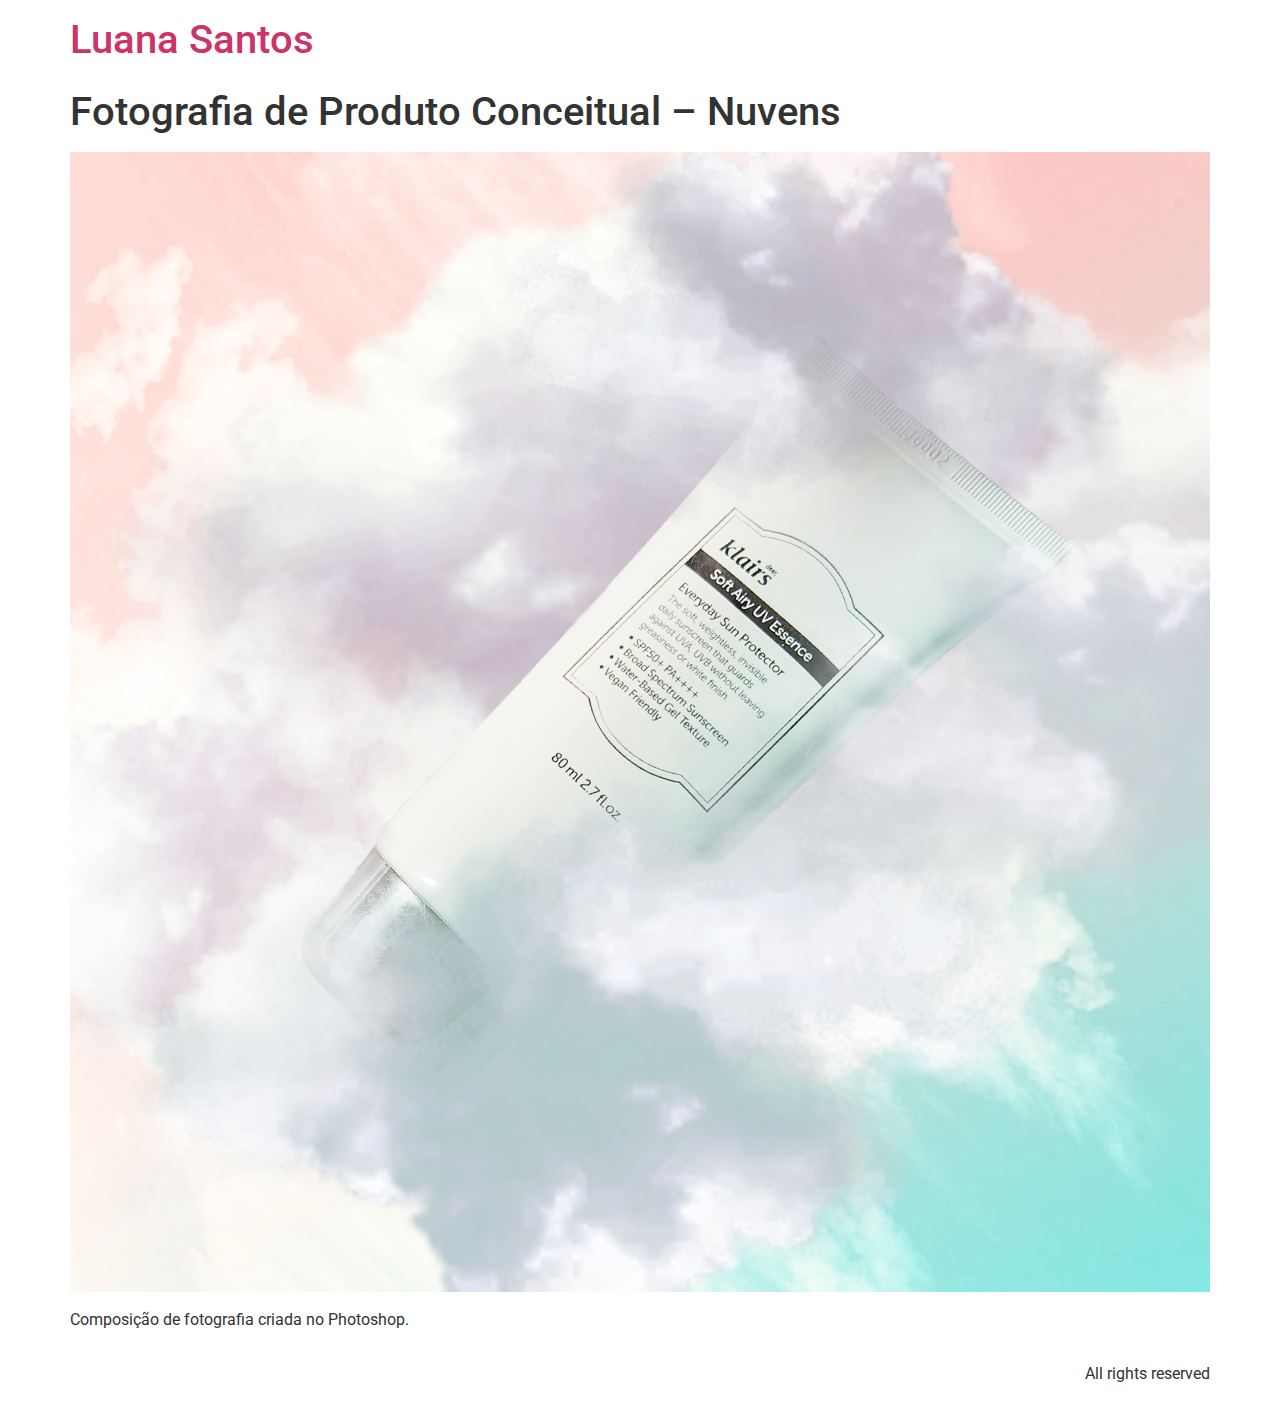
<file: portfolio/fotografia-de-produto-conceitual-nuvens/index.html>
<!DOCTYPE html>
<html lang="en-US">
<head>
	<meta charset="UTF-8">
	<meta name="viewport" content="width=device-width, initial-scale=1">
	<link rel="profile" href="https://gmpg.org/xfn/11">
	<title>Fotografia de Produto Conceitual &#8211; Nuvens &#8211; Luana Santos</title>
<meta name="robots" content="noindex, nofollow">
<link rel="dns-prefetch" href="//use.fontawesome.com">
<link rel="alternate" type="application/rss+xml" title="Luana Santos &raquo; Feed" href="https://luanacsantos.github.io/luana-santos-cv/feed/">
<link rel="alternate" type="application/rss+xml" title="Luana Santos &raquo; Comments Feed" href="https://luanacsantos.github.io/luana-santos-cv/comments/feed/">
<script>
window._wpemojiSettings = {"baseUrl":"https:\/\/s.w.org\/images\/core\/emoji\/14.0.0\/72x72\/","ext":".png","svgUrl":"https:\/\/s.w.org\/images\/core\/emoji\/14.0.0\/svg\/","svgExt":".svg","source":{"concatemoji":"https:\/\/luanacsantos.github.io\/luana-santos-cv\/wp-includes\/js\/wp-emoji-release.min.js?ver=6.2"}};
/*! This file is auto-generated */
!function(e,a,t){var n,r,o,i=a.createElement("canvas"),p=i.getContext&&i.getContext("2d");function s(e,t){p.clearRect(0,0,i.width,i.height),p.fillText(e,0,0);e=i.toDataURL();return p.clearRect(0,0,i.width,i.height),p.fillText(t,0,0),e===i.toDataURL()}function c(e){var t=a.createElement("script");t.src=e,t.defer=t.type="text/javascript",a.getElementsByTagName("head")[0].appendChild(t)}for(o=Array("flag","emoji"),t.supports={everything:!0,everythingExceptFlag:!0},r=0;r<o.length;r++)t.supports[o[r]]=function(e){if(p&&p.fillText)switch(p.textBaseline="top",p.font="600 32px Arial",e){case"flag":return s("🏳️‍⚧️","🏳️​⚧️")?!1:!s("🇺🇳","🇺​🇳")&&!s("🏴󠁧󠁢󠁥󠁮󠁧󠁿","🏴​󠁧​󠁢​󠁥​󠁮​󠁧​󠁿");case"emoji":return!s("🫱🏻‍🫲🏿","🫱🏻​🫲🏿")}return!1}(o[r]),t.supports.everything=t.supports.everything&&t.supports[o[r]],"flag"!==o[r]&&(t.supports.everythingExceptFlag=t.supports.everythingExceptFlag&&t.supports[o[r]]);t.supports.everythingExceptFlag=t.supports.everythingExceptFlag&&!t.supports.flag,t.DOMReady=!1,t.readyCallback=function(){t.DOMReady=!0},t.supports.everything||(n=function(){t.readyCallback()},a.addEventListener?(a.addEventListener("DOMContentLoaded",n,!1),e.addEventListener("load",n,!1)):(e.attachEvent("onload",n),a.attachEvent("onreadystatechange",function(){"complete"===a.readyState&&t.readyCallback()})),(e=t.source||{}).concatemoji?c(e.concatemoji):e.wpemoji&&e.twemoji&&(c(e.twemoji),c(e.wpemoji)))}(window,document,window._wpemojiSettings);
</script>
<style>img.wp-smiley,
img.emoji {
	display: inline !important;
	border: none !important;
	box-shadow: none !important;
	height: 1em !important;
	width: 1em !important;
	margin: 0 0.07em !important;
	vertical-align: -0.1em !important;
	background: none !important;
	padding: 0 !important;
}</style>
	<link rel="stylesheet" id="simple-lightbox-css-css" href="https://luanacsantos.github.io/luana-santos-cv/wp-content/plugins/portfolio-elementor/elementor/../vendor/simplelightbox/dist/simplelightbox.min.css?ver=6.2" media="all">
<link rel="stylesheet" id="elpt-portfolio-css-css" href="https://luanacsantos.github.io/luana-santos-cv/wp-content/plugins/portfolio-elementor/elementor/../css/powerfolio_css.css?ver=6.2" media="all">
<link rel="stylesheet" id="pwrgrids-css-css" href="https://luanacsantos.github.io/luana-santos-cv/wp-content/plugins/portfolio-elementor/modules/post-grid-module/includes/../css/pwrgrids_css.css?ver=6.2" media="all">
<link rel="stylesheet" id="font-awesome-free-css" href="https://use.fontawesome.com/releases/v5.5.0/css/all.css?ver=6.2" media="all">
<link rel="stylesheet" id="wp-block-library-css" href="https://luanacsantos.github.io/luana-santos-cv/wp-includes/css/dist/block-library/style.min.css?ver=6.2" media="all">
<link rel="stylesheet" id="classic-theme-styles-css" href="https://luanacsantos.github.io/luana-santos-cv/wp-includes/css/classic-themes.min.css?ver=6.2" media="all">
<style id="global-styles-inline-css">body{--wp--preset--color--black: #000000;--wp--preset--color--cyan-bluish-gray: #abb8c3;--wp--preset--color--white: #ffffff;--wp--preset--color--pale-pink: #f78da7;--wp--preset--color--vivid-red: #cf2e2e;--wp--preset--color--luminous-vivid-orange: #ff6900;--wp--preset--color--luminous-vivid-amber: #fcb900;--wp--preset--color--light-green-cyan: #7bdcb5;--wp--preset--color--vivid-green-cyan: #00d084;--wp--preset--color--pale-cyan-blue: #8ed1fc;--wp--preset--color--vivid-cyan-blue: #0693e3;--wp--preset--color--vivid-purple: #9b51e0;--wp--preset--gradient--vivid-cyan-blue-to-vivid-purple: linear-gradient(135deg,rgba(6,147,227,1) 0%,rgb(155,81,224) 100%);--wp--preset--gradient--light-green-cyan-to-vivid-green-cyan: linear-gradient(135deg,rgb(122,220,180) 0%,rgb(0,208,130) 100%);--wp--preset--gradient--luminous-vivid-amber-to-luminous-vivid-orange: linear-gradient(135deg,rgba(252,185,0,1) 0%,rgba(255,105,0,1) 100%);--wp--preset--gradient--luminous-vivid-orange-to-vivid-red: linear-gradient(135deg,rgba(255,105,0,1) 0%,rgb(207,46,46) 100%);--wp--preset--gradient--very-light-gray-to-cyan-bluish-gray: linear-gradient(135deg,rgb(238,238,238) 0%,rgb(169,184,195) 100%);--wp--preset--gradient--cool-to-warm-spectrum: linear-gradient(135deg,rgb(74,234,220) 0%,rgb(151,120,209) 20%,rgb(207,42,186) 40%,rgb(238,44,130) 60%,rgb(251,105,98) 80%,rgb(254,248,76) 100%);--wp--preset--gradient--blush-light-purple: linear-gradient(135deg,rgb(255,206,236) 0%,rgb(152,150,240) 100%);--wp--preset--gradient--blush-bordeaux: linear-gradient(135deg,rgb(254,205,165) 0%,rgb(254,45,45) 50%,rgb(107,0,62) 100%);--wp--preset--gradient--luminous-dusk: linear-gradient(135deg,rgb(255,203,112) 0%,rgb(199,81,192) 50%,rgb(65,88,208) 100%);--wp--preset--gradient--pale-ocean: linear-gradient(135deg,rgb(255,245,203) 0%,rgb(182,227,212) 50%,rgb(51,167,181) 100%);--wp--preset--gradient--electric-grass: linear-gradient(135deg,rgb(202,248,128) 0%,rgb(113,206,126) 100%);--wp--preset--gradient--midnight: linear-gradient(135deg,rgb(2,3,129) 0%,rgb(40,116,252) 100%);--wp--preset--duotone--dark-grayscale: url('#wp-duotone-dark-grayscale');--wp--preset--duotone--grayscale: url('#wp-duotone-grayscale');--wp--preset--duotone--purple-yellow: url('#wp-duotone-purple-yellow');--wp--preset--duotone--blue-red: url('#wp-duotone-blue-red');--wp--preset--duotone--midnight: url('#wp-duotone-midnight');--wp--preset--duotone--magenta-yellow: url('#wp-duotone-magenta-yellow');--wp--preset--duotone--purple-green: url('#wp-duotone-purple-green');--wp--preset--duotone--blue-orange: url('#wp-duotone-blue-orange');--wp--preset--font-size--small: 13px;--wp--preset--font-size--medium: 20px;--wp--preset--font-size--large: 36px;--wp--preset--font-size--x-large: 42px;--wp--preset--spacing--20: 0.44rem;--wp--preset--spacing--30: 0.67rem;--wp--preset--spacing--40: 1rem;--wp--preset--spacing--50: 1.5rem;--wp--preset--spacing--60: 2.25rem;--wp--preset--spacing--70: 3.38rem;--wp--preset--spacing--80: 5.06rem;--wp--preset--shadow--natural: 6px 6px 9px rgba(0, 0, 0, 0.2);--wp--preset--shadow--deep: 12px 12px 50px rgba(0, 0, 0, 0.4);--wp--preset--shadow--sharp: 6px 6px 0px rgba(0, 0, 0, 0.2);--wp--preset--shadow--outlined: 6px 6px 0px -3px rgba(255, 255, 255, 1), 6px 6px rgba(0, 0, 0, 1);--wp--preset--shadow--crisp: 6px 6px 0px rgba(0, 0, 0, 1);}:where(.is-layout-flex){gap: 0.5em;}body .is-layout-flow > .alignleft{float: left;margin-inline-start: 0;margin-inline-end: 2em;}body .is-layout-flow > .alignright{float: right;margin-inline-start: 2em;margin-inline-end: 0;}body .is-layout-flow > .aligncenter{margin-left: auto !important;margin-right: auto !important;}body .is-layout-constrained > .alignleft{float: left;margin-inline-start: 0;margin-inline-end: 2em;}body .is-layout-constrained > .alignright{float: right;margin-inline-start: 2em;margin-inline-end: 0;}body .is-layout-constrained > .aligncenter{margin-left: auto !important;margin-right: auto !important;}body .is-layout-constrained > :where(:not(.alignleft):not(.alignright):not(.alignfull)){max-width: var(--wp--style--global--content-size);margin-left: auto !important;margin-right: auto !important;}body .is-layout-constrained > .alignwide{max-width: var(--wp--style--global--wide-size);}body .is-layout-flex{display: flex;}body .is-layout-flex{flex-wrap: wrap;align-items: center;}body .is-layout-flex > *{margin: 0;}:where(.wp-block-columns.is-layout-flex){gap: 2em;}.has-black-color{color: var(--wp--preset--color--black) !important;}.has-cyan-bluish-gray-color{color: var(--wp--preset--color--cyan-bluish-gray) !important;}.has-white-color{color: var(--wp--preset--color--white) !important;}.has-pale-pink-color{color: var(--wp--preset--color--pale-pink) !important;}.has-vivid-red-color{color: var(--wp--preset--color--vivid-red) !important;}.has-luminous-vivid-orange-color{color: var(--wp--preset--color--luminous-vivid-orange) !important;}.has-luminous-vivid-amber-color{color: var(--wp--preset--color--luminous-vivid-amber) !important;}.has-light-green-cyan-color{color: var(--wp--preset--color--light-green-cyan) !important;}.has-vivid-green-cyan-color{color: var(--wp--preset--color--vivid-green-cyan) !important;}.has-pale-cyan-blue-color{color: var(--wp--preset--color--pale-cyan-blue) !important;}.has-vivid-cyan-blue-color{color: var(--wp--preset--color--vivid-cyan-blue) !important;}.has-vivid-purple-color{color: var(--wp--preset--color--vivid-purple) !important;}.has-black-background-color{background-color: var(--wp--preset--color--black) !important;}.has-cyan-bluish-gray-background-color{background-color: var(--wp--preset--color--cyan-bluish-gray) !important;}.has-white-background-color{background-color: var(--wp--preset--color--white) !important;}.has-pale-pink-background-color{background-color: var(--wp--preset--color--pale-pink) !important;}.has-vivid-red-background-color{background-color: var(--wp--preset--color--vivid-red) !important;}.has-luminous-vivid-orange-background-color{background-color: var(--wp--preset--color--luminous-vivid-orange) !important;}.has-luminous-vivid-amber-background-color{background-color: var(--wp--preset--color--luminous-vivid-amber) !important;}.has-light-green-cyan-background-color{background-color: var(--wp--preset--color--light-green-cyan) !important;}.has-vivid-green-cyan-background-color{background-color: var(--wp--preset--color--vivid-green-cyan) !important;}.has-pale-cyan-blue-background-color{background-color: var(--wp--preset--color--pale-cyan-blue) !important;}.has-vivid-cyan-blue-background-color{background-color: var(--wp--preset--color--vivid-cyan-blue) !important;}.has-vivid-purple-background-color{background-color: var(--wp--preset--color--vivid-purple) !important;}.has-black-border-color{border-color: var(--wp--preset--color--black) !important;}.has-cyan-bluish-gray-border-color{border-color: var(--wp--preset--color--cyan-bluish-gray) !important;}.has-white-border-color{border-color: var(--wp--preset--color--white) !important;}.has-pale-pink-border-color{border-color: var(--wp--preset--color--pale-pink) !important;}.has-vivid-red-border-color{border-color: var(--wp--preset--color--vivid-red) !important;}.has-luminous-vivid-orange-border-color{border-color: var(--wp--preset--color--luminous-vivid-orange) !important;}.has-luminous-vivid-amber-border-color{border-color: var(--wp--preset--color--luminous-vivid-amber) !important;}.has-light-green-cyan-border-color{border-color: var(--wp--preset--color--light-green-cyan) !important;}.has-vivid-green-cyan-border-color{border-color: var(--wp--preset--color--vivid-green-cyan) !important;}.has-pale-cyan-blue-border-color{border-color: var(--wp--preset--color--pale-cyan-blue) !important;}.has-vivid-cyan-blue-border-color{border-color: var(--wp--preset--color--vivid-cyan-blue) !important;}.has-vivid-purple-border-color{border-color: var(--wp--preset--color--vivid-purple) !important;}.has-vivid-cyan-blue-to-vivid-purple-gradient-background{background: var(--wp--preset--gradient--vivid-cyan-blue-to-vivid-purple) !important;}.has-light-green-cyan-to-vivid-green-cyan-gradient-background{background: var(--wp--preset--gradient--light-green-cyan-to-vivid-green-cyan) !important;}.has-luminous-vivid-amber-to-luminous-vivid-orange-gradient-background{background: var(--wp--preset--gradient--luminous-vivid-amber-to-luminous-vivid-orange) !important;}.has-luminous-vivid-orange-to-vivid-red-gradient-background{background: var(--wp--preset--gradient--luminous-vivid-orange-to-vivid-red) !important;}.has-very-light-gray-to-cyan-bluish-gray-gradient-background{background: var(--wp--preset--gradient--very-light-gray-to-cyan-bluish-gray) !important;}.has-cool-to-warm-spectrum-gradient-background{background: var(--wp--preset--gradient--cool-to-warm-spectrum) !important;}.has-blush-light-purple-gradient-background{background: var(--wp--preset--gradient--blush-light-purple) !important;}.has-blush-bordeaux-gradient-background{background: var(--wp--preset--gradient--blush-bordeaux) !important;}.has-luminous-dusk-gradient-background{background: var(--wp--preset--gradient--luminous-dusk) !important;}.has-pale-ocean-gradient-background{background: var(--wp--preset--gradient--pale-ocean) !important;}.has-electric-grass-gradient-background{background: var(--wp--preset--gradient--electric-grass) !important;}.has-midnight-gradient-background{background: var(--wp--preset--gradient--midnight) !important;}.has-small-font-size{font-size: var(--wp--preset--font-size--small) !important;}.has-medium-font-size{font-size: var(--wp--preset--font-size--medium) !important;}.has-large-font-size{font-size: var(--wp--preset--font-size--large) !important;}.has-x-large-font-size{font-size: var(--wp--preset--font-size--x-large) !important;}
.wp-block-navigation a:where(:not(.wp-element-button)){color: inherit;}
:where(.wp-block-columns.is-layout-flex){gap: 2em;}
.wp-block-pullquote{font-size: 1.5em;line-height: 1.6;}</style>
<link rel="stylesheet" id="hello-elementor-css" href="https://luanacsantos.github.io/luana-santos-cv/wp-content/themes/hello-elementor/style.min.css?ver=2.7.1" media="all">
<link rel="stylesheet" id="hello-elementor-theme-style-css" href="https://luanacsantos.github.io/luana-santos-cv/wp-content/themes/hello-elementor/theme.min.css?ver=2.7.1" media="all">
<link rel="stylesheet" id="elementor-frontend-css" href="https://luanacsantos.github.io/luana-santos-cv/wp-content/plugins/elementor/assets/css/frontend-lite.min.css?ver=3.12.1" media="all">
<link rel="stylesheet" id="elementor-post-5-css" href="https://luanacsantos.github.io/luana-santos-cv/wp-content/uploads/elementor/css/post-5.css?ver=1680707048" media="all">
<link rel="stylesheet" id="google-fonts-1-css" href="https://fonts.googleapis.com/css?family=Roboto%3A100%2C100italic%2C200%2C200italic%2C300%2C300italic%2C400%2C400italic%2C500%2C500italic%2C600%2C600italic%2C700%2C700italic%2C800%2C800italic%2C900%2C900italic%7CRoboto+Slab%3A100%2C100italic%2C200%2C200italic%2C300%2C300italic%2C400%2C400italic%2C500%2C500italic%2C600%2C600italic%2C700%2C700italic%2C800%2C800italic%2C900%2C900italic&#038;display=swap&#038;ver=6.2" media="all">
<link rel="preconnect" href="https://fonts.gstatic.com/" crossorigin>
<script src="https://luanacsantos.github.io/luana-santos-cv/wp-includes/js/jquery/jquery.min.js?ver=3.6.3" id="jquery-core-js"></script>
<script src="https://luanacsantos.github.io/luana-santos-cv/wp-includes/js/jquery/jquery-migrate.min.js?ver=3.4.0" id="jquery-migrate-js"></script>
<link rel="https://api.w.org/" href="https://luanacsantos.github.io/luana-santos-cv/wp-json/">
<link rel="alternate" type="application/json" href="https://luanacsantos.github.io/luana-santos-cv/wp-json/wp/v2/elemenfolio/322">
<link rel="EditURI" type="application/rsd+xml" title="RSD" href="https://luanacsantos.github.io/luana-santos-cv/xmlrpc.php?rsd">
<link rel="wlwmanifest" type="application/wlwmanifest+xml" href="https://luanacsantos.github.io/luana-santos-cv/wp-includes/wlwmanifest.xml">
<meta name="generator" content="WordPress 6.2">
<link rel="canonical" href="https://luanacsantos.github.io/luana-santos-cv/portfolio/fotografia-de-produto-conceitual-nuvens/">
<link rel="shortlink" href="https://luanacsantos.github.io/luana-santos-cv/?p=322">
<link rel="alternate" type="application/json+oembed" href="https://luanacsantos.github.io/luana-santos-cv/wp-json/oembed/1.0/embed?url=https%3A%2F%2Fluanacsantos.github.io%2Fluana-santos-cv%2Fportfolio%2Ffotografia-de-produto-conceitual-nuvens%2F">
<link rel="alternate" type="text/xml+oembed" href="https://luanacsantos.github.io/luana-santos-cv/wp-json/oembed/1.0/embed?url=https%3A%2F%2Fluanacsantos.github.io%2Fluana-santos-cv%2Fportfolio%2Ffotografia-de-produto-conceitual-nuvens%2F#038;format=xml">
<meta name="generator" content="Elementor 3.12.1; features: e_dom_optimization, e_optimized_assets_loading, e_optimized_css_loading, a11y_improvements, additional_custom_breakpoints; settings: css_print_method-external, google_font-enabled, font_display-swap">
</head>
<body class="elemenfolio-template-default single single-elemenfolio postid-322 elementor-default elementor-kit-5">

<svg xmlns="http://www.w3.org/2000/svg" viewbox="0 0 0 0" width="0" height="0" focusable="false" role="none" style="visibility: hidden; position: absolute; left: -9999px; overflow: hidden;"><defs><filter id="wp-duotone-dark-grayscale"><fecolormatrix color-interpolation-filters="sRGB" type="matrix" values=" .299 .587 .114 0 0 .299 .587 .114 0 0 .299 .587 .114 0 0 .299 .587 .114 0 0 "></fecolormatrix><fecomponenttransfer color-interpolation-filters="sRGB"><fefuncr type="table" tablevalues="0 0.49803921568627"></fefuncr><fefuncg type="table" tablevalues="0 0.49803921568627"></fefuncg><fefuncb type="table" tablevalues="0 0.49803921568627"></fefuncb><fefunca type="table" tablevalues="1 1"></fefunca></fecomponenttransfer><fecomposite in2="SourceGraphic" operator="in"></fecomposite></filter></defs></svg><svg xmlns="http://www.w3.org/2000/svg" viewbox="0 0 0 0" width="0" height="0" focusable="false" role="none" style="visibility: hidden; position: absolute; left: -9999px; overflow: hidden;"><defs><filter id="wp-duotone-grayscale"><fecolormatrix color-interpolation-filters="sRGB" type="matrix" values=" .299 .587 .114 0 0 .299 .587 .114 0 0 .299 .587 .114 0 0 .299 .587 .114 0 0 "></fecolormatrix><fecomponenttransfer color-interpolation-filters="sRGB"><fefuncr type="table" tablevalues="0 1"></fefuncr><fefuncg type="table" tablevalues="0 1"></fefuncg><fefuncb type="table" tablevalues="0 1"></fefuncb><fefunca type="table" tablevalues="1 1"></fefunca></fecomponenttransfer><fecomposite in2="SourceGraphic" operator="in"></fecomposite></filter></defs></svg><svg xmlns="http://www.w3.org/2000/svg" viewbox="0 0 0 0" width="0" height="0" focusable="false" role="none" style="visibility: hidden; position: absolute; left: -9999px; overflow: hidden;"><defs><filter id="wp-duotone-purple-yellow"><fecolormatrix color-interpolation-filters="sRGB" type="matrix" values=" .299 .587 .114 0 0 .299 .587 .114 0 0 .299 .587 .114 0 0 .299 .587 .114 0 0 "></fecolormatrix><fecomponenttransfer color-interpolation-filters="sRGB"><fefuncr type="table" tablevalues="0.54901960784314 0.98823529411765"></fefuncr><fefuncg type="table" tablevalues="0 1"></fefuncg><fefuncb type="table" tablevalues="0.71764705882353 0.25490196078431"></fefuncb><fefunca type="table" tablevalues="1 1"></fefunca></fecomponenttransfer><fecomposite in2="SourceGraphic" operator="in"></fecomposite></filter></defs></svg><svg xmlns="http://www.w3.org/2000/svg" viewbox="0 0 0 0" width="0" height="0" focusable="false" role="none" style="visibility: hidden; position: absolute; left: -9999px; overflow: hidden;"><defs><filter id="wp-duotone-blue-red"><fecolormatrix color-interpolation-filters="sRGB" type="matrix" values=" .299 .587 .114 0 0 .299 .587 .114 0 0 .299 .587 .114 0 0 .299 .587 .114 0 0 "></fecolormatrix><fecomponenttransfer color-interpolation-filters="sRGB"><fefuncr type="table" tablevalues="0 1"></fefuncr><fefuncg type="table" tablevalues="0 0.27843137254902"></fefuncg><fefuncb type="table" tablevalues="0.5921568627451 0.27843137254902"></fefuncb><fefunca type="table" tablevalues="1 1"></fefunca></fecomponenttransfer><fecomposite in2="SourceGraphic" operator="in"></fecomposite></filter></defs></svg><svg xmlns="http://www.w3.org/2000/svg" viewbox="0 0 0 0" width="0" height="0" focusable="false" role="none" style="visibility: hidden; position: absolute; left: -9999px; overflow: hidden;"><defs><filter id="wp-duotone-midnight"><fecolormatrix color-interpolation-filters="sRGB" type="matrix" values=" .299 .587 .114 0 0 .299 .587 .114 0 0 .299 .587 .114 0 0 .299 .587 .114 0 0 "></fecolormatrix><fecomponenttransfer color-interpolation-filters="sRGB"><fefuncr type="table" tablevalues="0 0"></fefuncr><fefuncg type="table" tablevalues="0 0.64705882352941"></fefuncg><fefuncb type="table" tablevalues="0 1"></fefuncb><fefunca type="table" tablevalues="1 1"></fefunca></fecomponenttransfer><fecomposite in2="SourceGraphic" operator="in"></fecomposite></filter></defs></svg><svg xmlns="http://www.w3.org/2000/svg" viewbox="0 0 0 0" width="0" height="0" focusable="false" role="none" style="visibility: hidden; position: absolute; left: -9999px; overflow: hidden;"><defs><filter id="wp-duotone-magenta-yellow"><fecolormatrix color-interpolation-filters="sRGB" type="matrix" values=" .299 .587 .114 0 0 .299 .587 .114 0 0 .299 .587 .114 0 0 .299 .587 .114 0 0 "></fecolormatrix><fecomponenttransfer color-interpolation-filters="sRGB"><fefuncr type="table" tablevalues="0.78039215686275 1"></fefuncr><fefuncg type="table" tablevalues="0 0.94901960784314"></fefuncg><fefuncb type="table" tablevalues="0.35294117647059 0.47058823529412"></fefuncb><fefunca type="table" tablevalues="1 1"></fefunca></fecomponenttransfer><fecomposite in2="SourceGraphic" operator="in"></fecomposite></filter></defs></svg><svg xmlns="http://www.w3.org/2000/svg" viewbox="0 0 0 0" width="0" height="0" focusable="false" role="none" style="visibility: hidden; position: absolute; left: -9999px; overflow: hidden;"><defs><filter id="wp-duotone-purple-green"><fecolormatrix color-interpolation-filters="sRGB" type="matrix" values=" .299 .587 .114 0 0 .299 .587 .114 0 0 .299 .587 .114 0 0 .299 .587 .114 0 0 "></fecolormatrix><fecomponenttransfer color-interpolation-filters="sRGB"><fefuncr type="table" tablevalues="0.65098039215686 0.40392156862745"></fefuncr><fefuncg type="table" tablevalues="0 1"></fefuncg><fefuncb type="table" tablevalues="0.44705882352941 0.4"></fefuncb><fefunca type="table" tablevalues="1 1"></fefunca></fecomponenttransfer><fecomposite in2="SourceGraphic" operator="in"></fecomposite></filter></defs></svg><svg xmlns="http://www.w3.org/2000/svg" viewbox="0 0 0 0" width="0" height="0" focusable="false" role="none" style="visibility: hidden; position: absolute; left: -9999px; overflow: hidden;"><defs><filter id="wp-duotone-blue-orange"><fecolormatrix color-interpolation-filters="sRGB" type="matrix" values=" .299 .587 .114 0 0 .299 .587 .114 0 0 .299 .587 .114 0 0 .299 .587 .114 0 0 "></fecolormatrix><fecomponenttransfer color-interpolation-filters="sRGB"><fefuncr type="table" tablevalues="0.098039215686275 1"></fefuncr><fefuncg type="table" tablevalues="0 0.66274509803922"></fefuncg><fefuncb type="table" tablevalues="0.84705882352941 0.41960784313725"></fefuncb><fefunca type="table" tablevalues="1 1"></fefunca></fecomponenttransfer><fecomposite in2="SourceGraphic" operator="in"></fecomposite></filter></defs></svg>
<a class="skip-link screen-reader-text" href="#content">Skip to content</a>

<header id="site-header" class="site-header dynamic-header " role="banner">
	<div class="header-inner">
		<div class="site-branding show-title">
							<h1 class="site-title show">
					<a href="https://luanacsantos.github.io/luana-santos-cv/" title="Home" rel="home">
						Luana Santos					</a>
				</h1>
					</div>

			</div>
</header>

<main id="content" class="site-main post-322 elemenfolio type-elemenfolio status-publish has-post-thumbnail hentry elemenfoliocategory-fotografia">
			<header class="page-header">
			<h1 class="entry-title">Fotografia de Produto Conceitual &#8211; Nuvens</h1>		</header>
		<div class="page-content">
		
<p></p>



<figure class="wp-block-image size-full"><img decoding="async" width="1920" height="1920" src="https://luanacsantos.github.io/luana-santos-cv/wp-content/uploads/2023/03/Concept-Product-Photography-Clouds.png" alt="" class="wp-image-91"></figure>



<p>Composição de fotografia criada no Photoshop.</p>
		<div class="post-tags">
					</div>
			</div>

	</main>

	<footer id="site-footer" class="site-footer dynamic-footer footer-has-copyright" role="contentinfo">
	<div class="footer-inner">
		<div class="site-branding show-logo">
					</div>

		
					<div class="copyright show">
				<p>All rights reserved</p>
			</div>
			</div>
</footer>

<script src="https://luanacsantos.github.io/luana-santos-cv/wp-includes/js/imagesloaded.min.js?ver=4.1.4" id="imagesloaded-js"></script>
<script src="https://luanacsantos.github.io/luana-santos-cv/wp-content/plugins/portfolio-elementor/elementor/../vendor/isotope/js/isotope.pkgd.min.js?ver=3.0.6" id="jquery-isotope-js"></script>
<script src="https://luanacsantos.github.io/luana-santos-cv/wp-content/plugins/portfolio-elementor/elementor/../vendor/isotope/js/packery-mode.pkgd.min.js?ver=2.0.1" id="jquery-packery-js"></script>
<script src="https://luanacsantos.github.io/luana-santos-cv/wp-content/plugins/portfolio-elementor/elementor/../vendor/simplelightbox/dist/simple-lightbox.min.js?ver=20151218" id="simple-lightbox-js-js"></script>
<script src="https://luanacsantos.github.io/luana-santos-cv/wp-content/plugins/portfolio-elementor/elementor/../js/custom-portfolio-lightbox.js?ver=20151215" id="elpt-portfoliojs-lightbox-js"></script>
<script src="https://luanacsantos.github.io/luana-santos-cv/wp-content/plugins/portfolio-elementor/elementor/../js/custom-portfolio.js?ver=20151215" id="elpt-portfolio-js-js"></script>
<script src="https://luanacsantos.github.io/luana-santos-cv/wp-content/plugins/portfolio-elementor/modules/post-grid-module/includes/../js/pwrgrids-custom-js.js?ver=20151215" id="pwgd-custom-js-js"></script>
<script src="https://luanacsantos.github.io/luana-santos-cv/wp-content/themes/hello-elementor/assets/js/hello-frontend.min.js?ver=1.0.0" id="hello-theme-frontend-js"></script>

</body>
</html>
</file>
